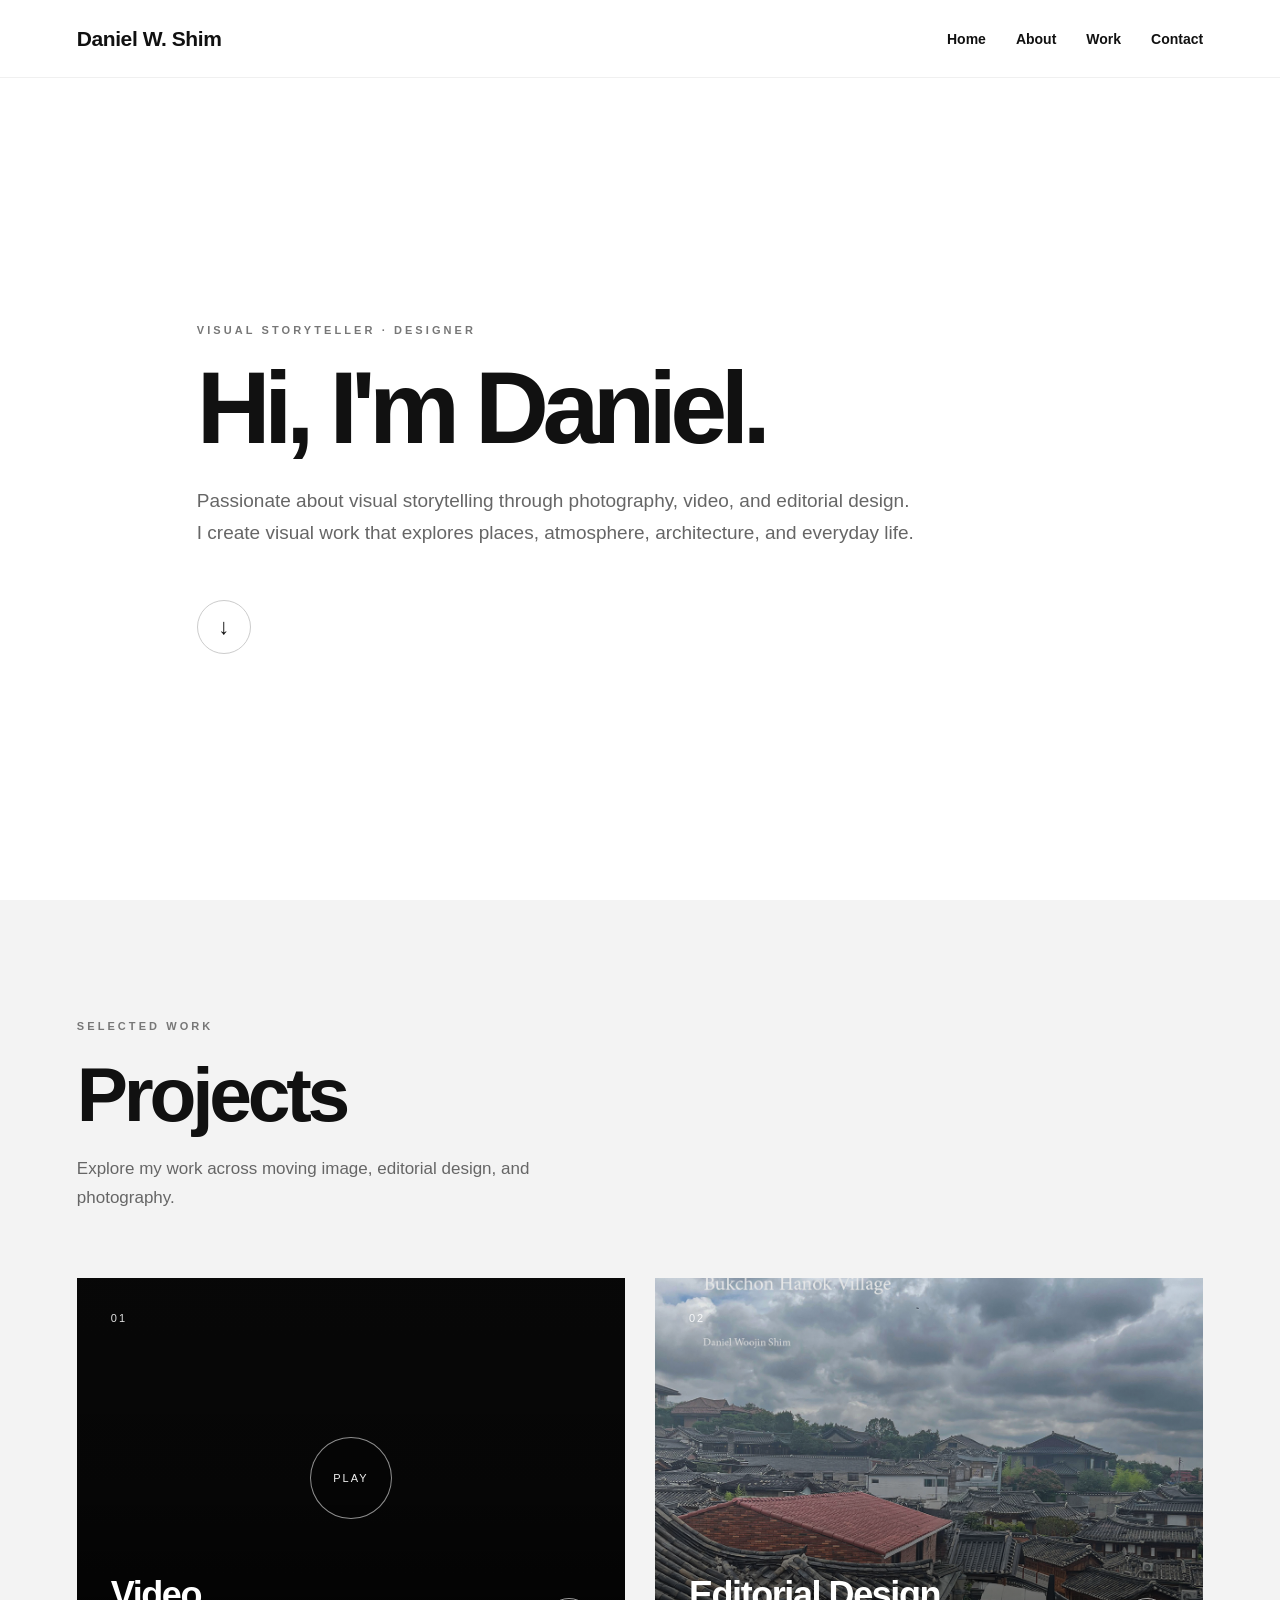
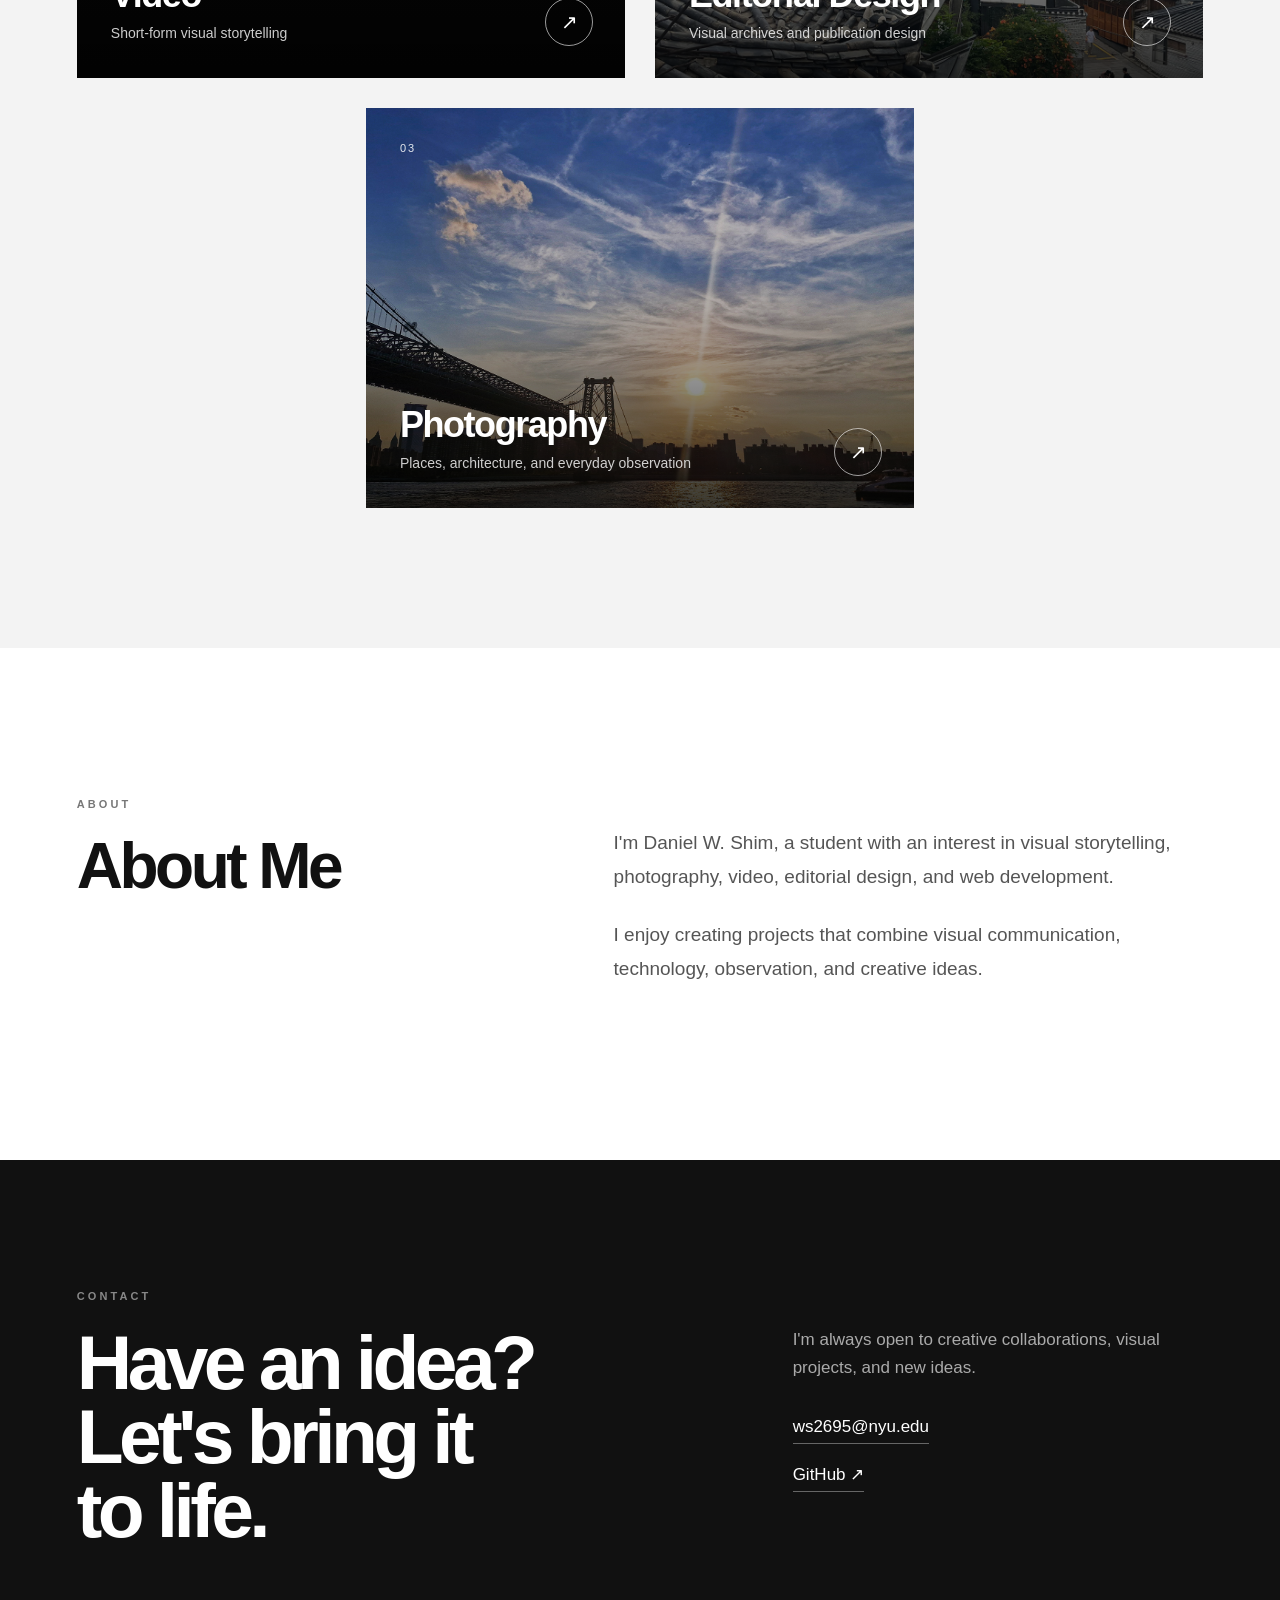
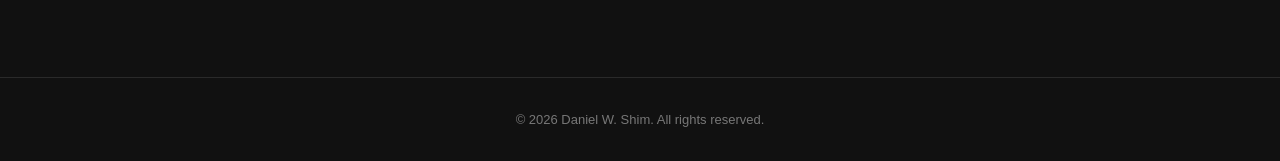
<file: index.html>
<!DOCTYPE html>
<html lang="en">

<head>
  <meta charset="UTF-8">

  <meta name="viewport"
        content="width=device-width, initial-scale=1.0">

  <title>Daniel W. Shim | Portfolio</title>

  <link rel="stylesheet"
        href="style.css">
</head>


<body class="home-page">


<header class="site-header">

  <a class="site-logo"
     href="index.html">
    Daniel W. Shim
  </a>


  <nav class="site-nav">

    <a href="#home">
      Home
    </a>

    <a href="#about">
      About
    </a>

    <a href="#work">
      Work
    </a>

    <a href="#contact">
      Contact
    </a>

  </nav>

</header>



<main>


  <!-- ==================================================
       HERO
  =================================================== -->

  <section id="home"
           class="home-hero">

    <div class="home-hero-inner">

      <p class="eyebrow">
        VISUAL STORYTELLER · DESIGNER
      </p>


      <h1>
        Hi, I'm Daniel.
      </h1>


      <p class="hero-description">

        Passionate about visual storytelling through photography,
        video, and editorial design. I create visual work that
        explores places, atmosphere, architecture, and everyday life.

      </p>


      <a href="#work"
         class="scroll-button"
         aria-label="Scroll to selected work">
        ↓
      </a>

    </div>

  </section>



  <!-- ==================================================
       PROJECTS
  =================================================== -->

  <section id="work"
           class="work-section">


    <div class="section-intro">

      <p class="eyebrow">
        SELECTED WORK
      </p>


      <h2>
        Projects
      </h2>


      <p>
        Explore my work across moving image,
        editorial design, and photography.
      </p>

    </div>



    <div class="project-grid">


      <!-- ==================================================
           VIDEO
      =================================================== -->

      <a href="video.html"
         class="project-card project-card-video">


        <!--
            NYC WINTER SEASON VIDEO
            This Vimeo player acts as the Video card thumbnail.
        -->

        <div class="project-media project-video-media">

          <iframe
                  src="https://player.vimeo.com/video/1210731721?background=1&amp;autoplay=1&amp;loop=1&amp;muted=1&amp;controls=0&amp;title=0&amp;byline=0&amp;portrait=0&amp;badge=0"
                  title="NYC Winter Season video preview"
                  frameborder="0"
                  allow="autoplay; fullscreen; picture-in-picture"
                  tabindex="-1">
          </iframe>

        </div>


        <div class="project-overlay">

                    <span class="project-number">
                        01
                    </span>


          <span class="project-play">
                        PLAY
                    </span>


          <div class="project-text">

            <h3>
              Video
            </h3>

            <p>
              Short-form visual storytelling
            </p>

          </div>


          <span class="project-arrow">
                        ↗
                    </span>

        </div>

      </a>



      <!-- ==================================================
           EDITORIAL DESIGN
      =================================================== -->

      <a href="editorial.html"
         class="project-card">

        <div class="project-media">

          <img
                  src="images/bukchon-editorial/bukchon 1st image.jpg"
                  alt="Bukchon editorial design project">

        </div>


        <div class="project-overlay">

                    <span class="project-number">
                        02
                    </span>


          <div class="project-text">

            <h3>
              Editorial Design
            </h3>

            <p>
              Visual archives and publication design
            </p>

          </div>


          <span class="project-arrow">
                        ↗
                    </span>

        </div>

      </a>



      <!-- ==================================================
           PHOTOGRAPHY
      =================================================== -->

      <a href="photography.html"
         class="project-card project-photography">

        <div class="project-media">

          <img
                  src="images/photography/01 북촌 첫번째.JPG"
                  alt="Photography projects">

        </div>


        <div class="project-overlay">

                    <span class="project-number">
                        03
                    </span>


          <div class="project-text">

            <h3>
              Photography
            </h3>

            <p>
              Places, architecture, and everyday observation
            </p>

          </div>


          <span class="project-arrow">
                        ↗
                    </span>

        </div>

      </a>


    </div>

  </section>



  <!-- ==================================================
       ABOUT
  =================================================== -->

  <section id="about"
           class="about-section">


    <div class="about-heading">

      <p class="eyebrow">
        ABOUT
      </p>


      <h2>
        About Me
      </h2>

    </div>



    <div class="about-copy">

      <p>
        I'm Daniel W. Shim, a student with an interest in visual
        storytelling, photography, video, editorial design,
        and web development.
      </p>


      <p>
        I enjoy creating projects that combine visual communication,
        technology, observation, and creative ideas.
      </p>

    </div>

  </section>



  <!-- ==================================================
       CONTACT
  =================================================== -->

  <section id="contact"
           class="contact-section">


    <div class="contact-heading">

      <p class="eyebrow light">
        CONTACT
      </p>


      <h2>
        Have an idea?<br>
        Let's bring it<br>
        to life.
      </h2>

    </div>



    <div class="contact-info">

      <p>
        I'm always open to creative collaborations,
        visual projects, and new ideas.
      </p>


      <a href="mailto:ws2695@nyu.edu">
        ws2695@nyu.edu
      </a>


      <a href="#"
         class="github-link">
        GitHub ↗
      </a>

    </div>

  </section>


</main>



<footer class="site-footer">

  <p>
    © 2026 Daniel W. Shim. All rights reserved.
  </p>

</footer>


<script src="https://player.vimeo.com/api/player.js"></script>


</body>
</html>
</file>
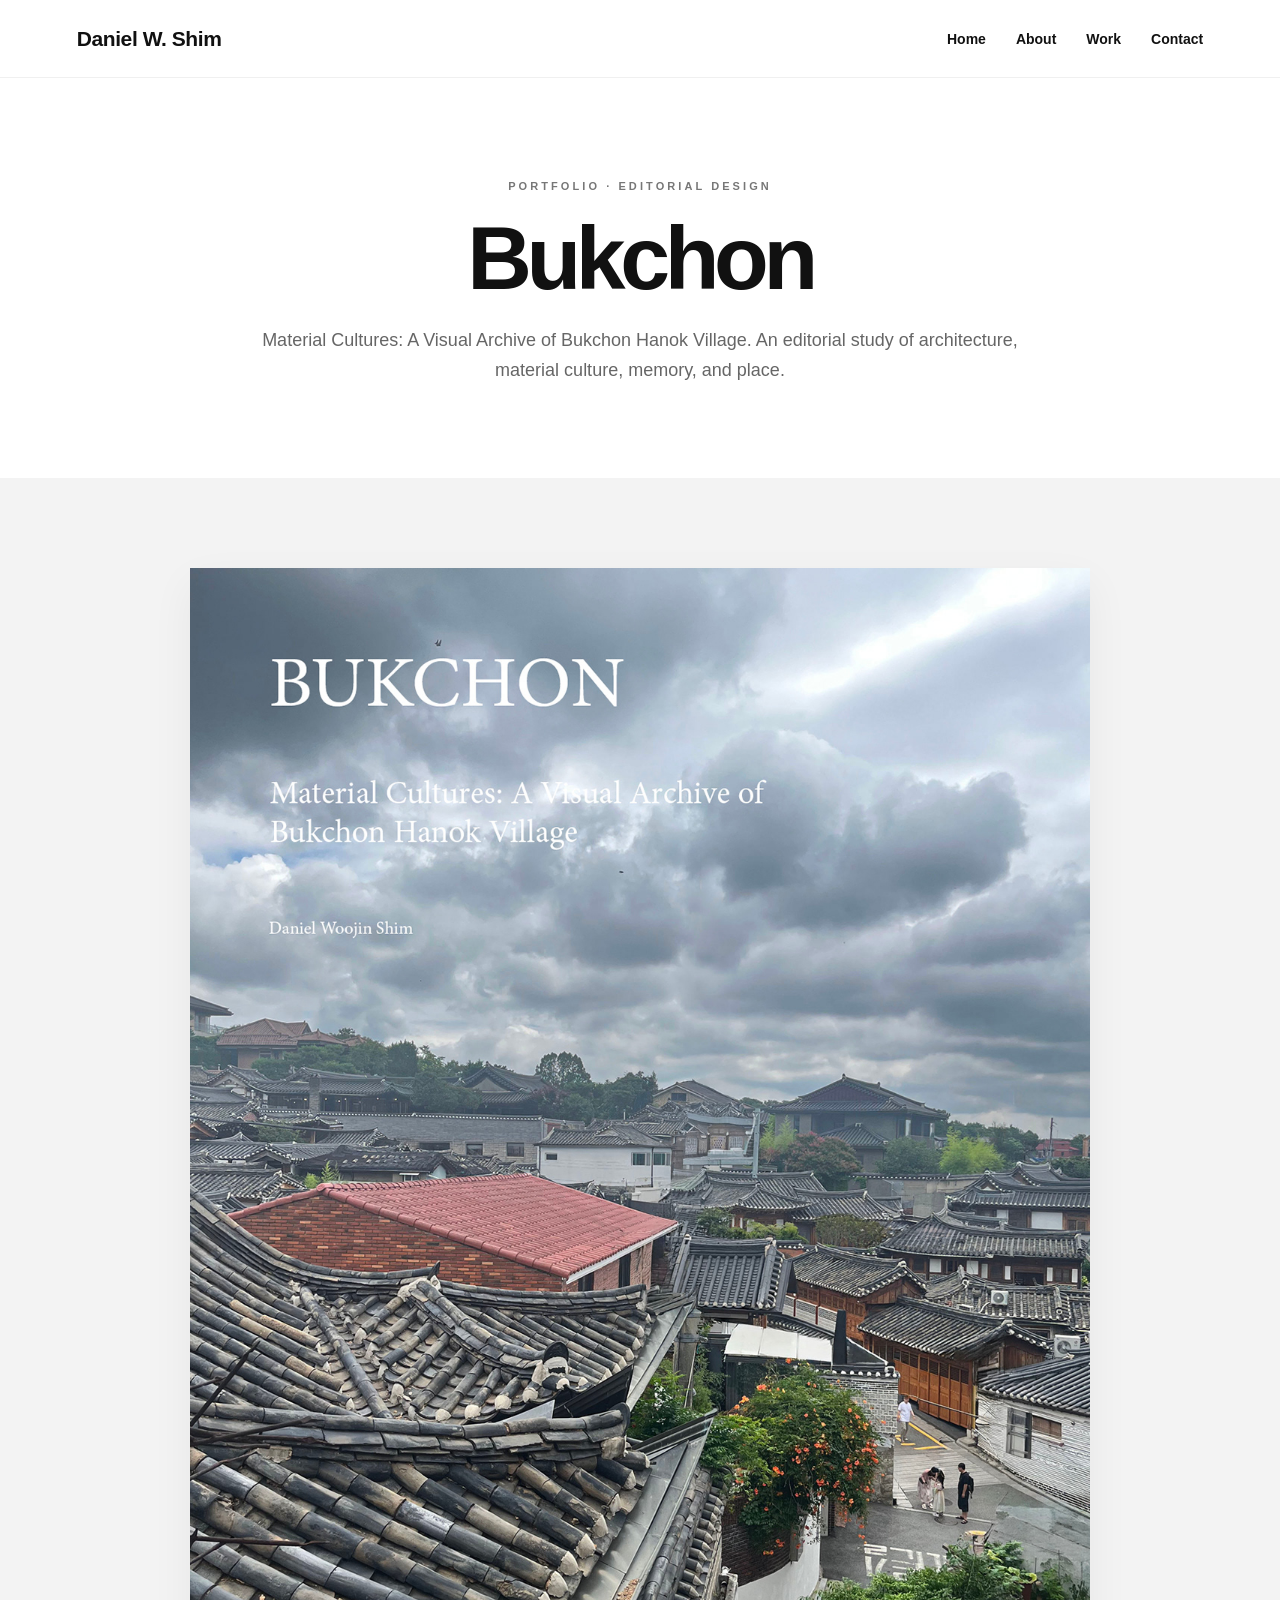
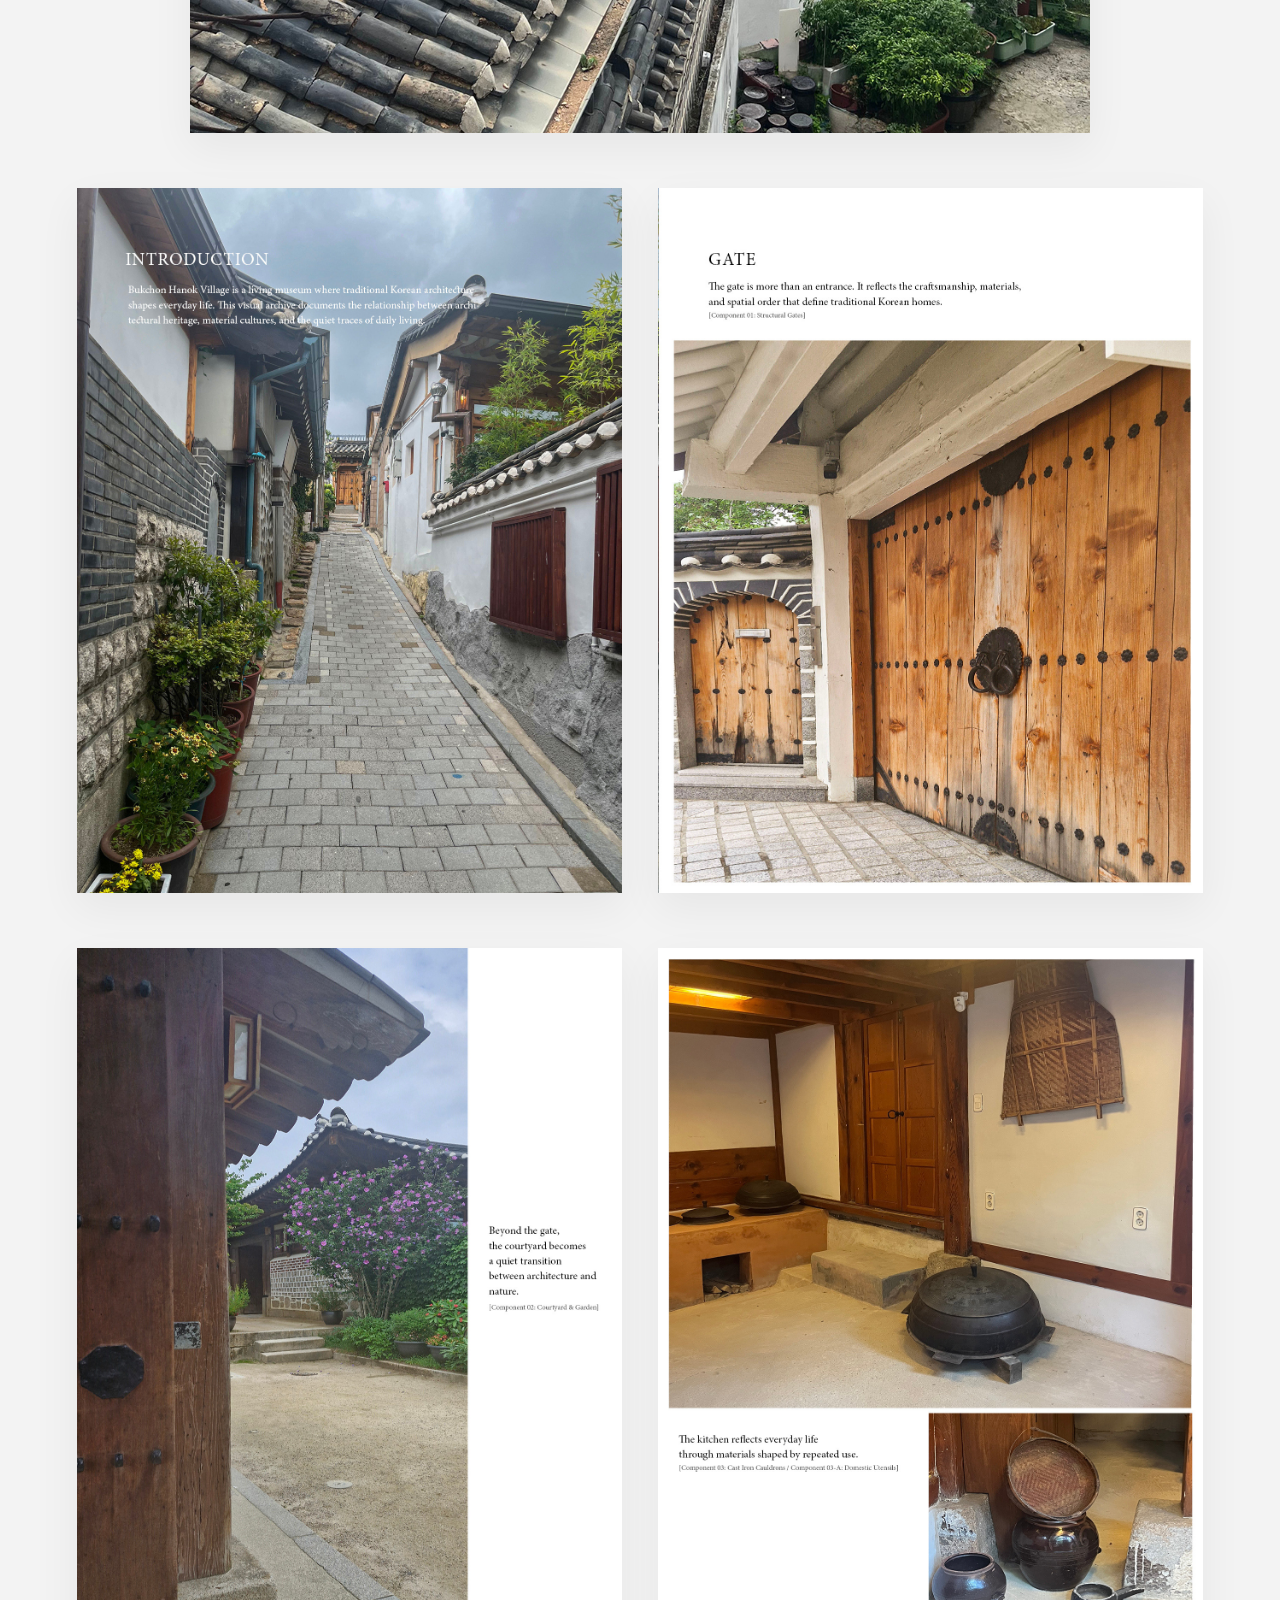
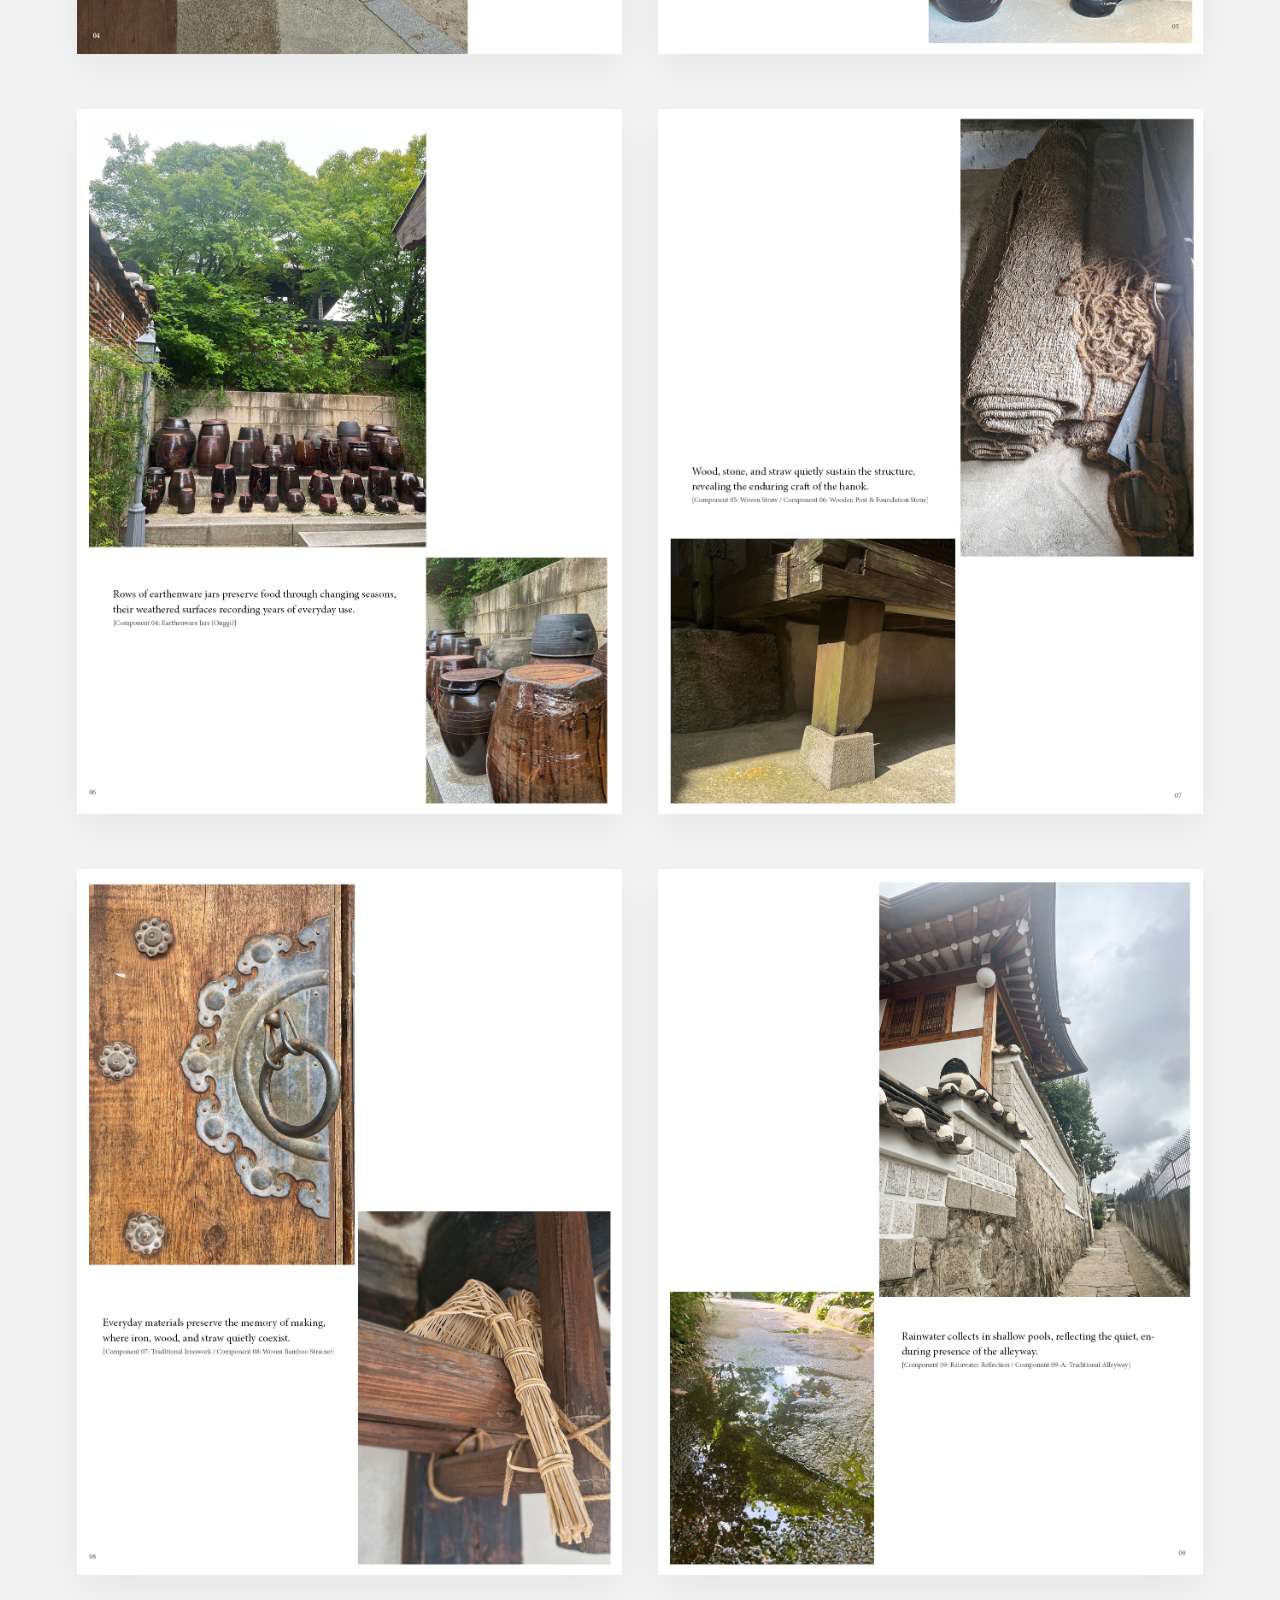
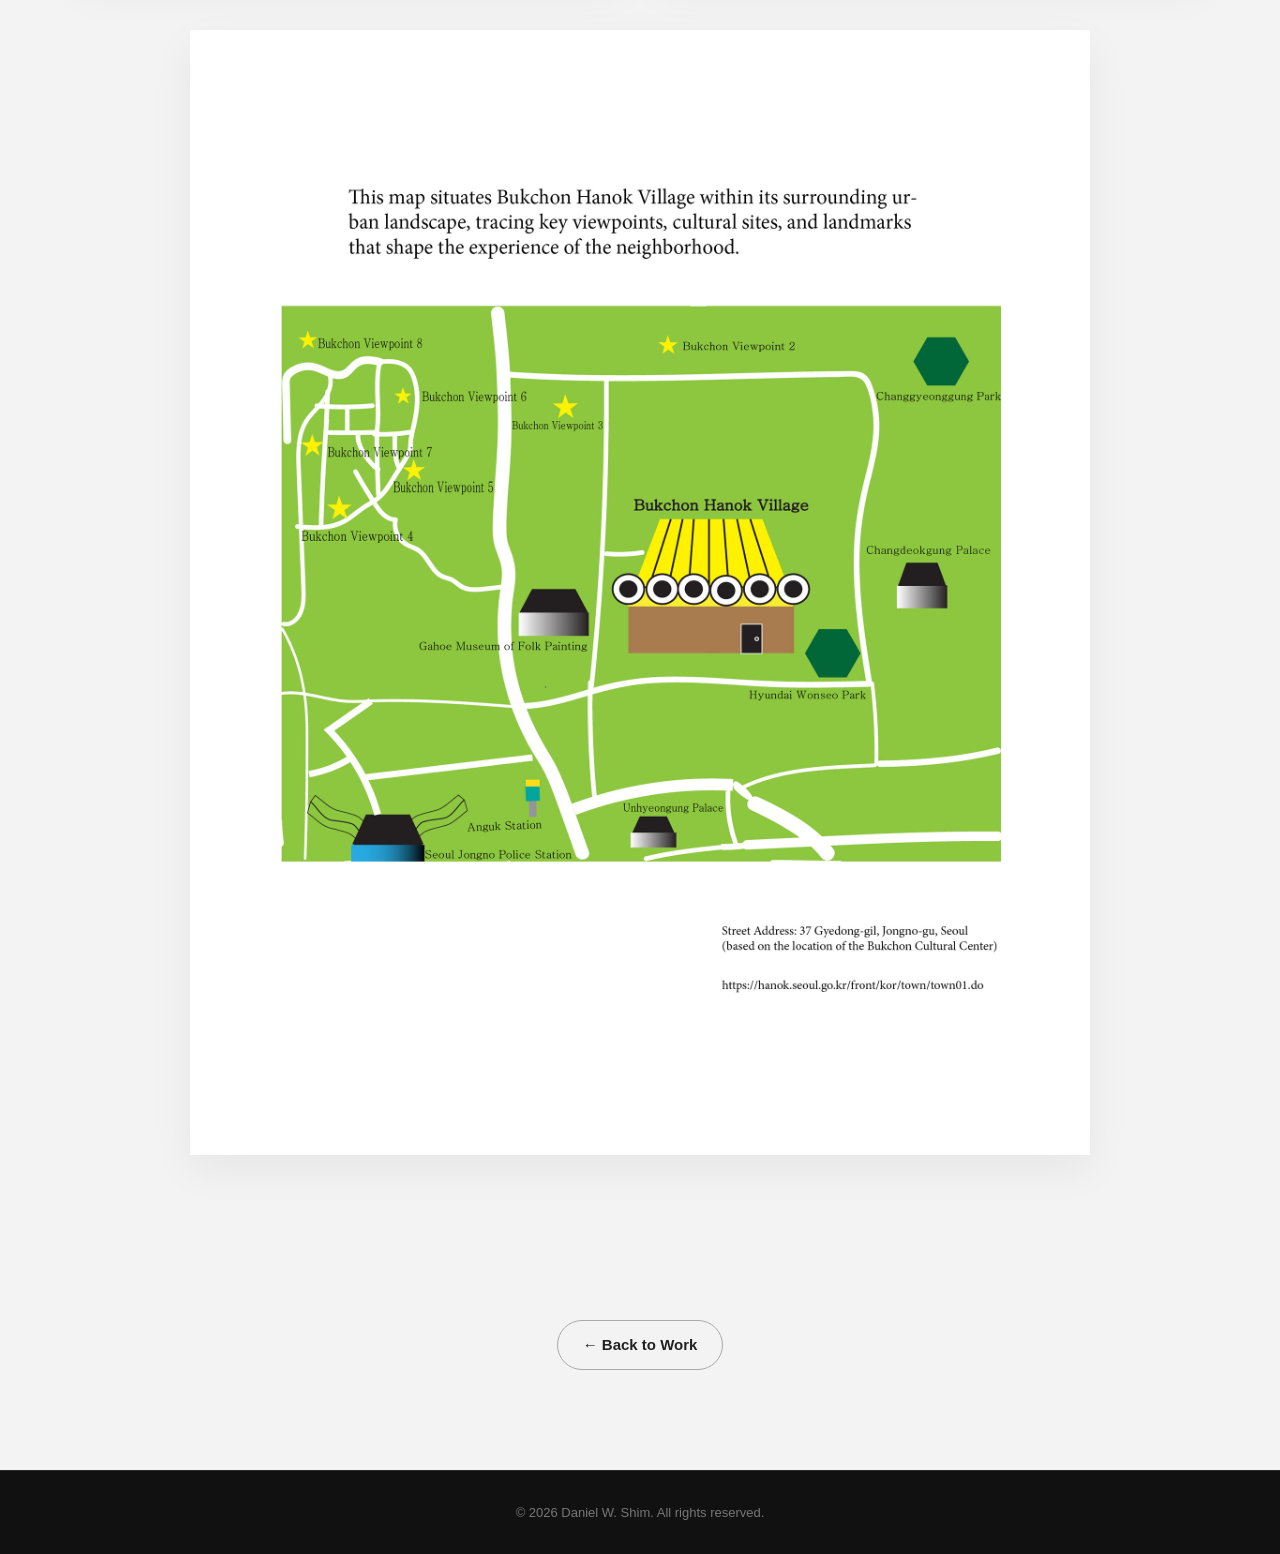
<file: editorial.html>
<!DOCTYPE html>
<html lang="en">

<head>
    <meta charset="UTF-8">

    <meta name="viewport"
          content="width=device-width, initial-scale=1.0">

    <title>Bukchon Editorial Design | Daniel W. Shim</title>

    <link rel="stylesheet"
          href="style.css">
</head>


<body class="editorial-page">


<header class="site-header">

    <a class="site-logo"
       href="index.html">
        Daniel W. Shim
    </a>


    <nav class="site-nav">

        <a href="index.html#home">
            Home
        </a>

        <a href="index.html#about">
            About
        </a>

        <a href="index.html#work">
            Work
        </a>

        <a href="index.html#contact">
            Contact
        </a>

    </nav>

</header>



<main>


    <section class="portfolio-hero">

        <p class="eyebrow">
            PORTFOLIO · EDITORIAL DESIGN
        </p>


        <h1>
            Bukchon
        </h1>


        <p>
            Material Cultures: A Visual Archive of Bukchon Hanok Village.
            An editorial study of architecture, material culture,
            memory, and place.
        </p>

    </section>



    <section class="editorial-gallery">


        <!-- COVER -->

        <figure class="editorial-full">

            <img
                    src="images/bukchon-editorial/bukchon 1st image.jpg"
                    alt="Bukchon Material Cultures editorial cover">

        </figure>



        <!-- ROW 1 -->

        <div class="editorial-spread">

            <figure>

                <img
                        src="images/bukchon-editorial/bukchon 2nd image.jpg"
                        alt="Bukchon editorial page 2">

            </figure>


            <figure>

                <img
                        src="images/bukchon-editorial/bukchon 3rd image.jpg"
                        alt="Bukchon editorial page 3">

            </figure>

        </div>



        <!-- ROW 2 -->

        <div class="editorial-spread">

            <figure>

                <img
                        src="images/bukchon-editorial/bukchon 4th image.jpg"
                        alt="Bukchon editorial page 4">

            </figure>


            <figure>

                <img
                        src="images/bukchon-editorial/bukchon 5th image.jpg"
                        alt="Bukchon editorial page 5">

            </figure>

        </div>



        <!-- ROW 3 -->

        <div class="editorial-spread">

            <figure>

                <img
                        src="images/bukchon-editorial/bukchon 6th image.jpg"
                        alt="Bukchon editorial page 6">

            </figure>


            <figure>

                <img
                        src="images/bukchon-editorial/bukchon 7th image.jpg"
                        alt="Bukchon editorial page 7">

            </figure>

        </div>



        <!-- ROW 4 -->

        <div class="editorial-spread">

            <figure>

                <img
                        src="images/bukchon-editorial/bukchon 8th image.jpg"
                        alt="Bukchon editorial page 8">

            </figure>


            <figure>

                <img
                        src="images/bukchon-editorial/bukchon 9th image.jpg"
                        alt="Bukchon editorial page 9">

            </figure>

        </div>



        <!-- MAP -->

        <figure class="editorial-full">

            <img
                    src="images/bukchon-editorial/bukchon 10th image.jpg"
                    alt="Bukchon editorial map">

        </figure>


    </section>



    <section class="back-to-work">

        <a href="index.html#work">
            ← Back to Work
        </a>

    </section>


</main>



<footer class="site-footer">

    <p>
        © 2026 Daniel W. Shim. All rights reserved.
    </p>

</footer>


</body>
</html>
</file>
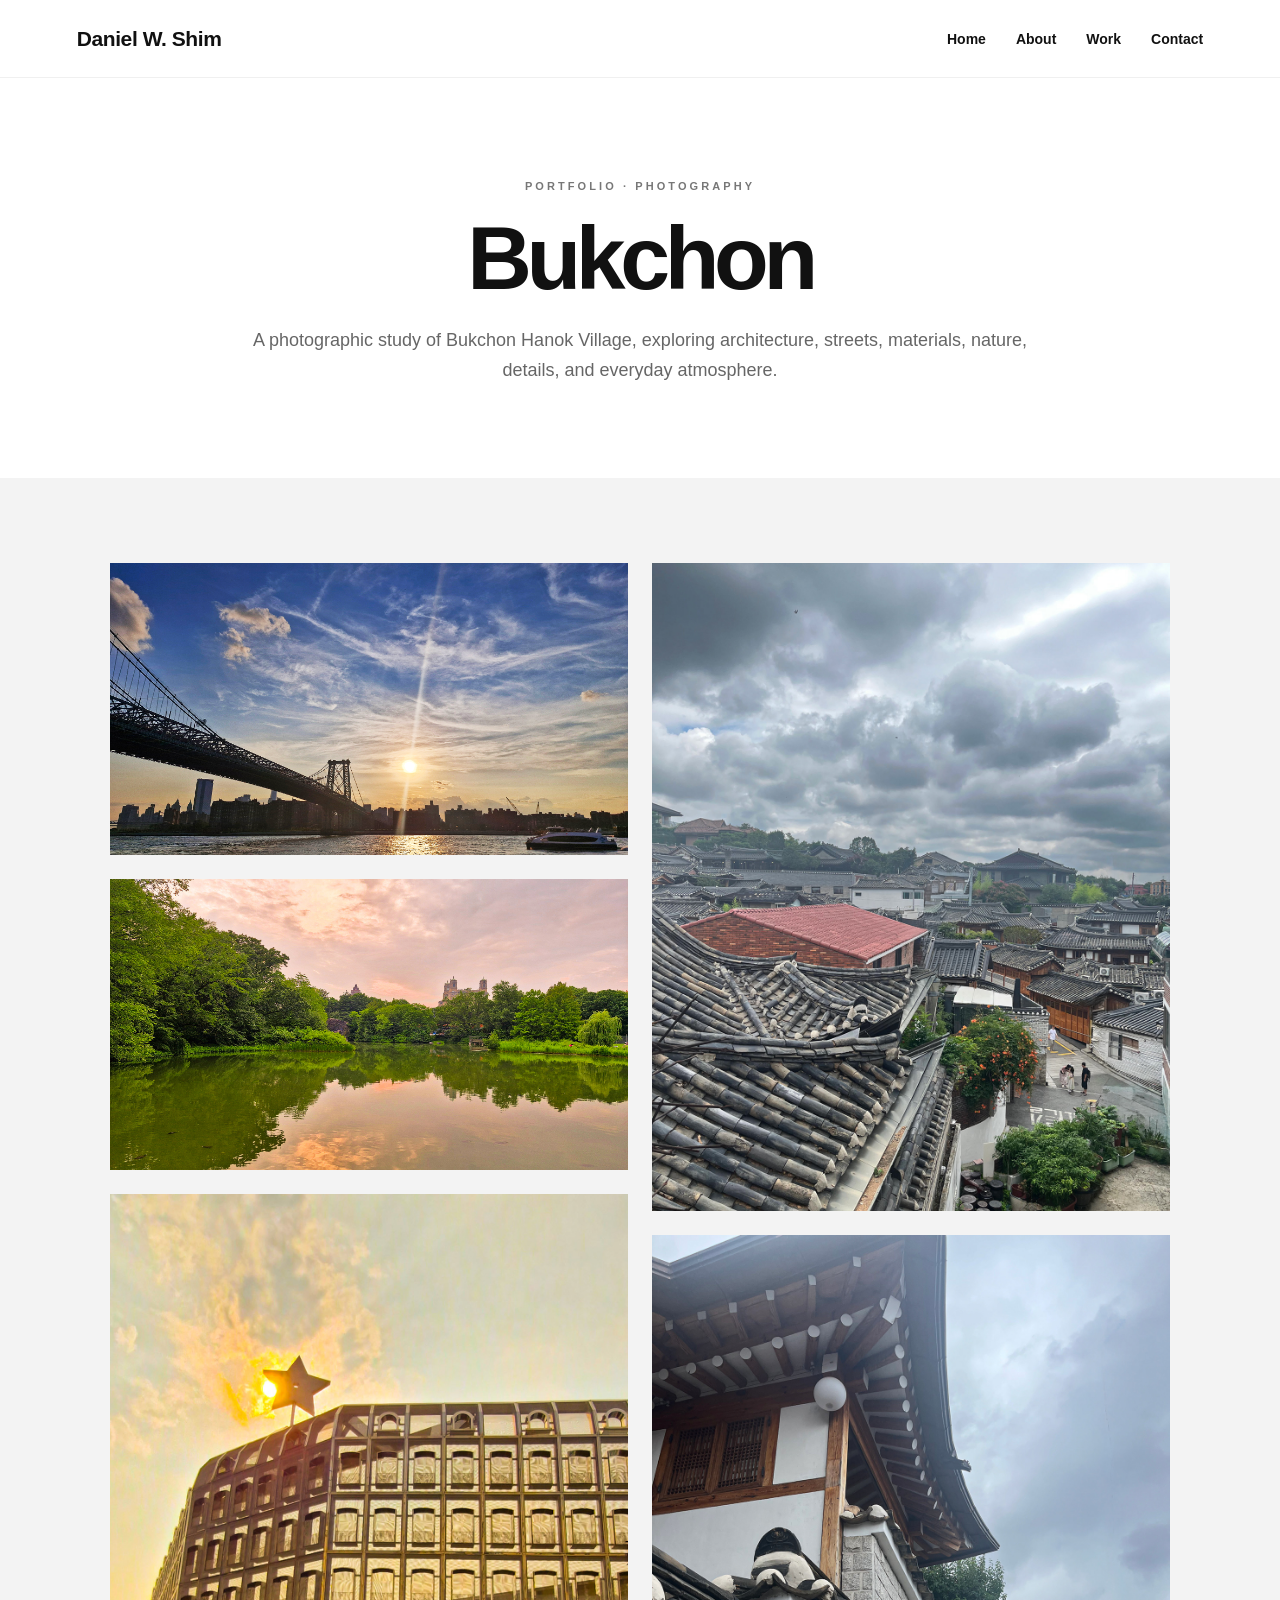
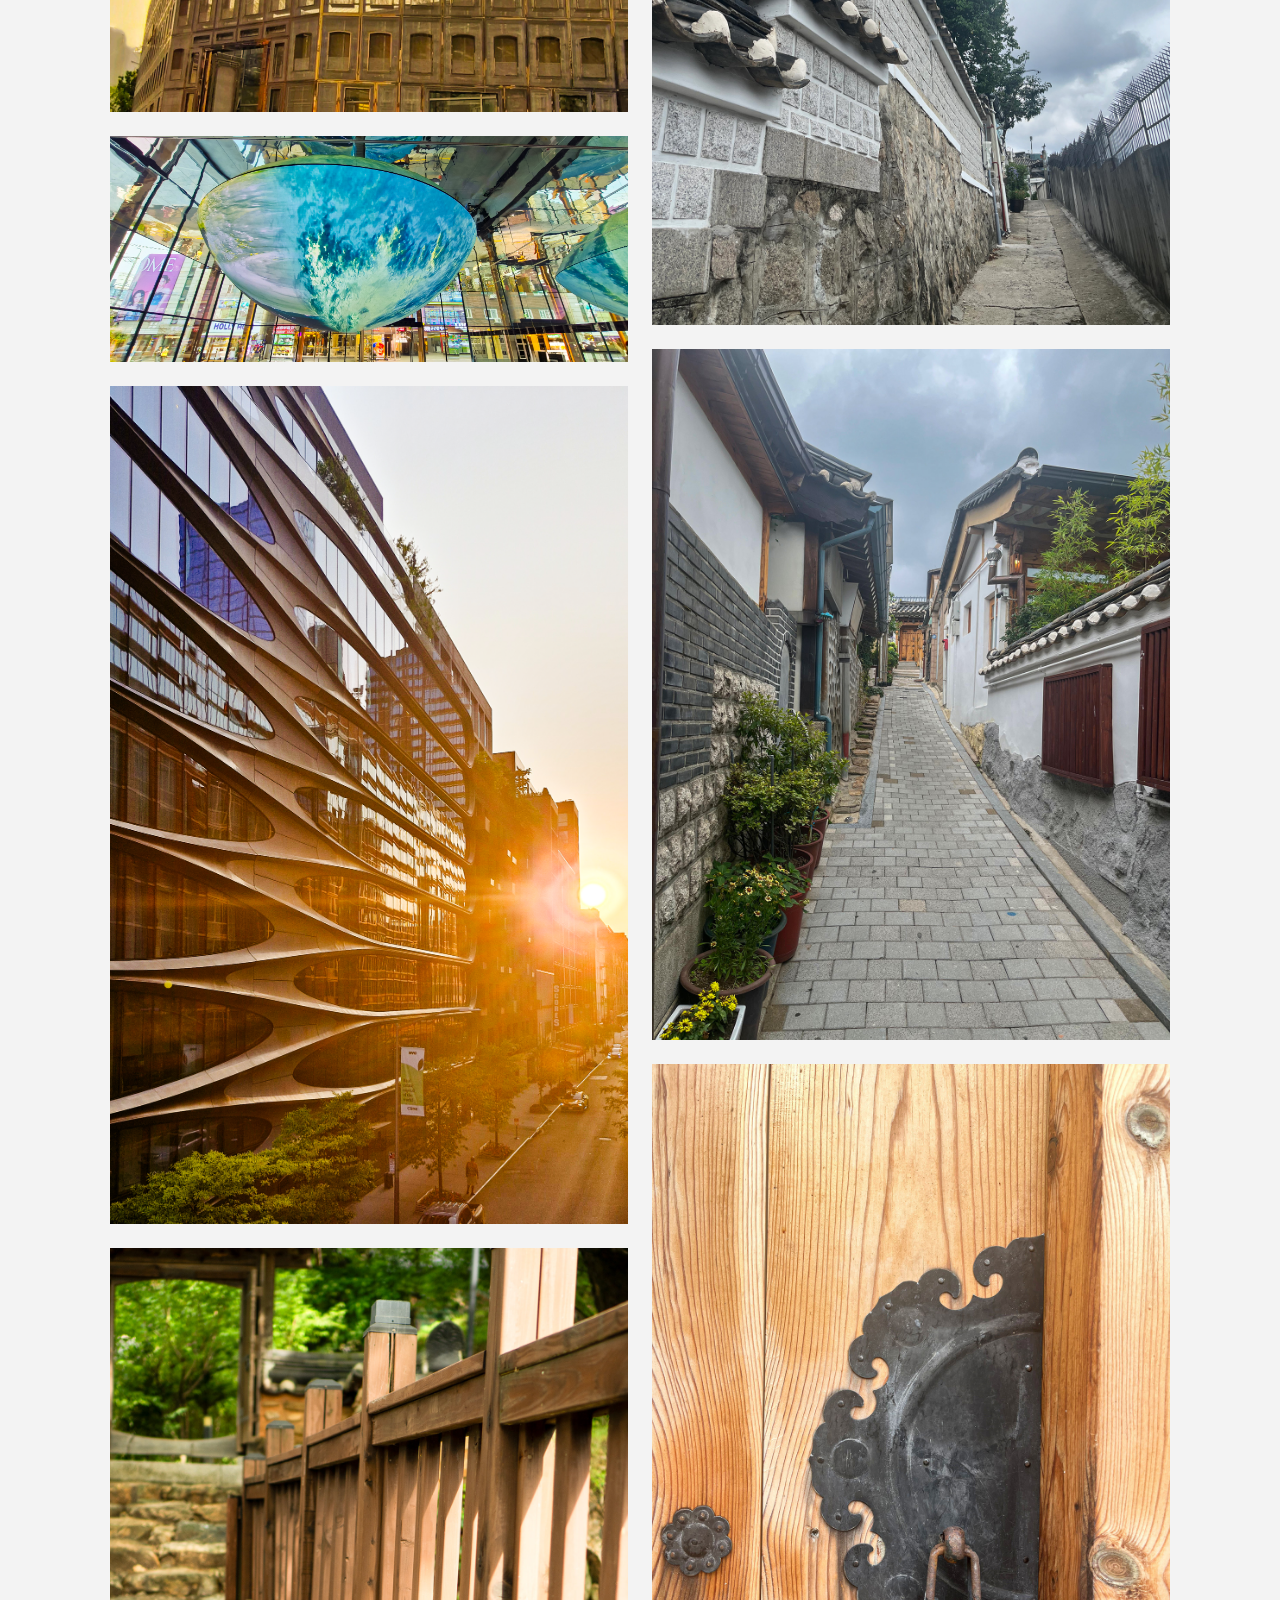
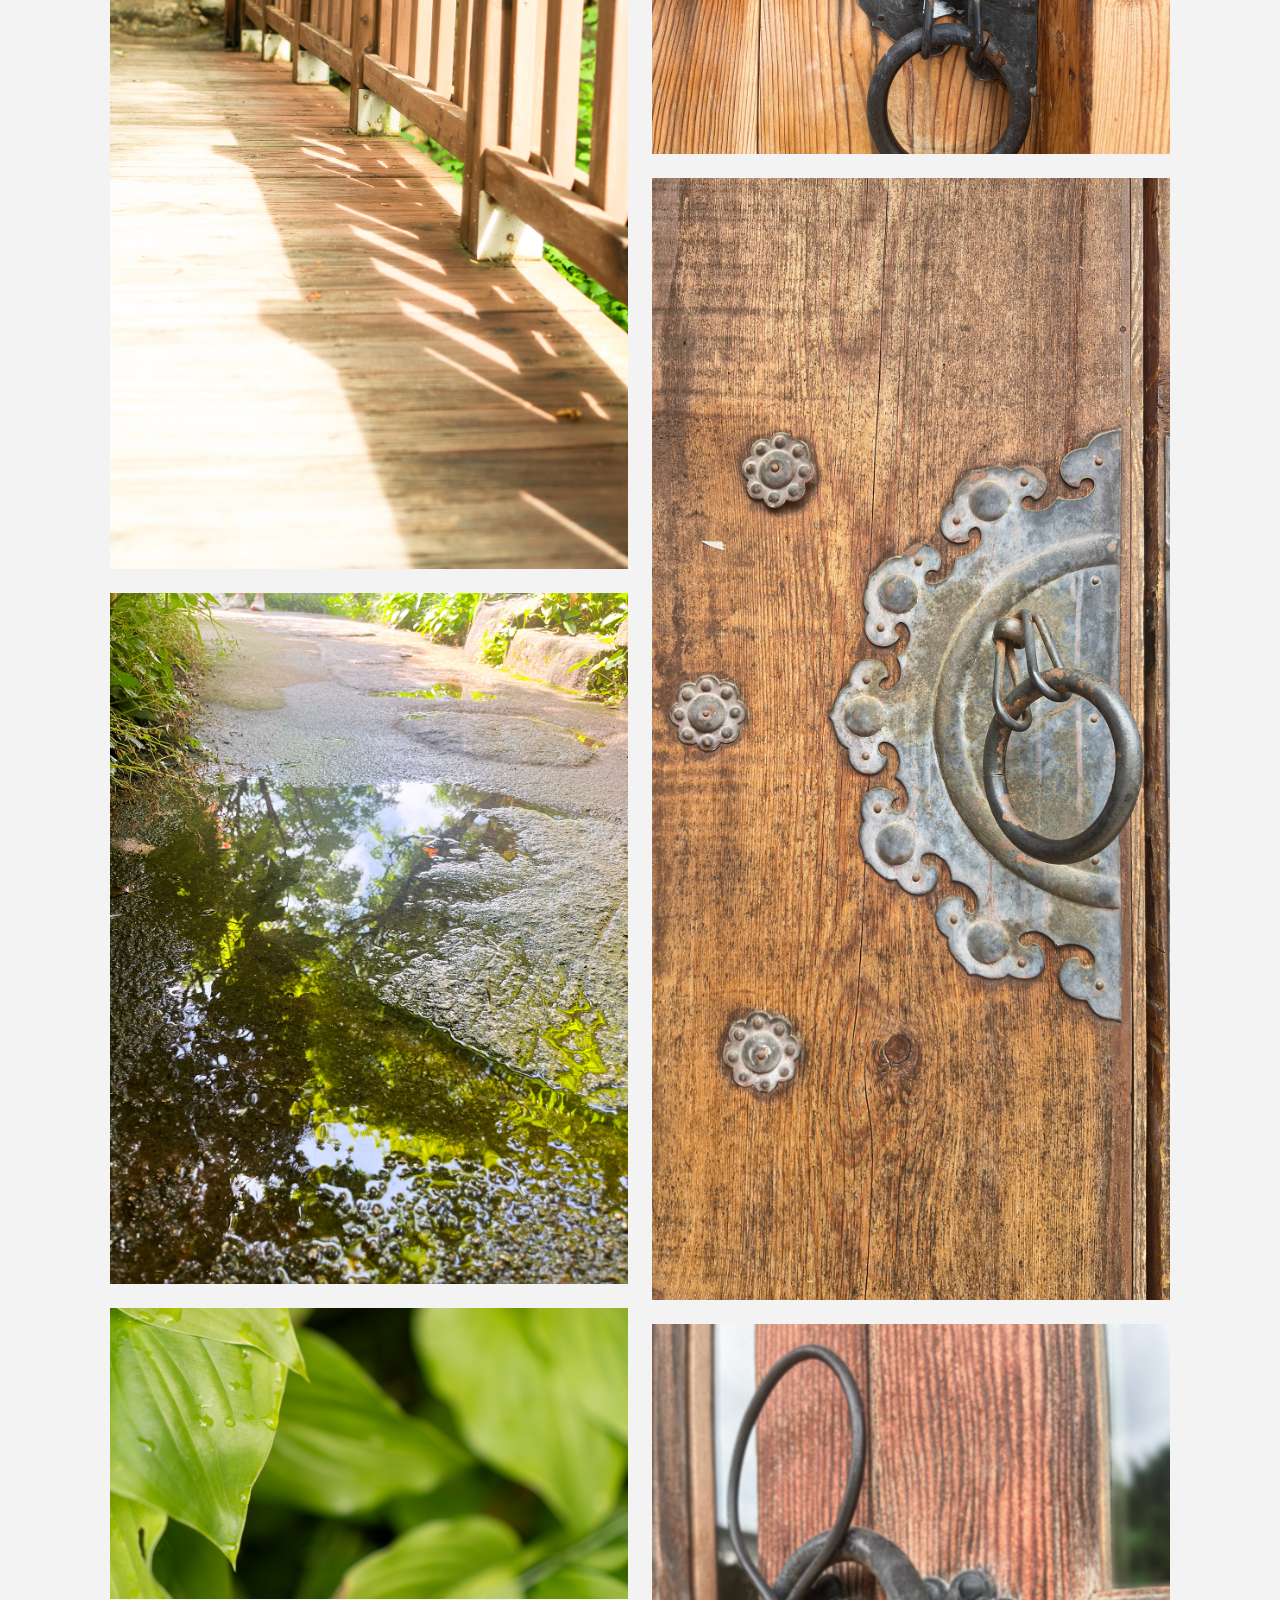
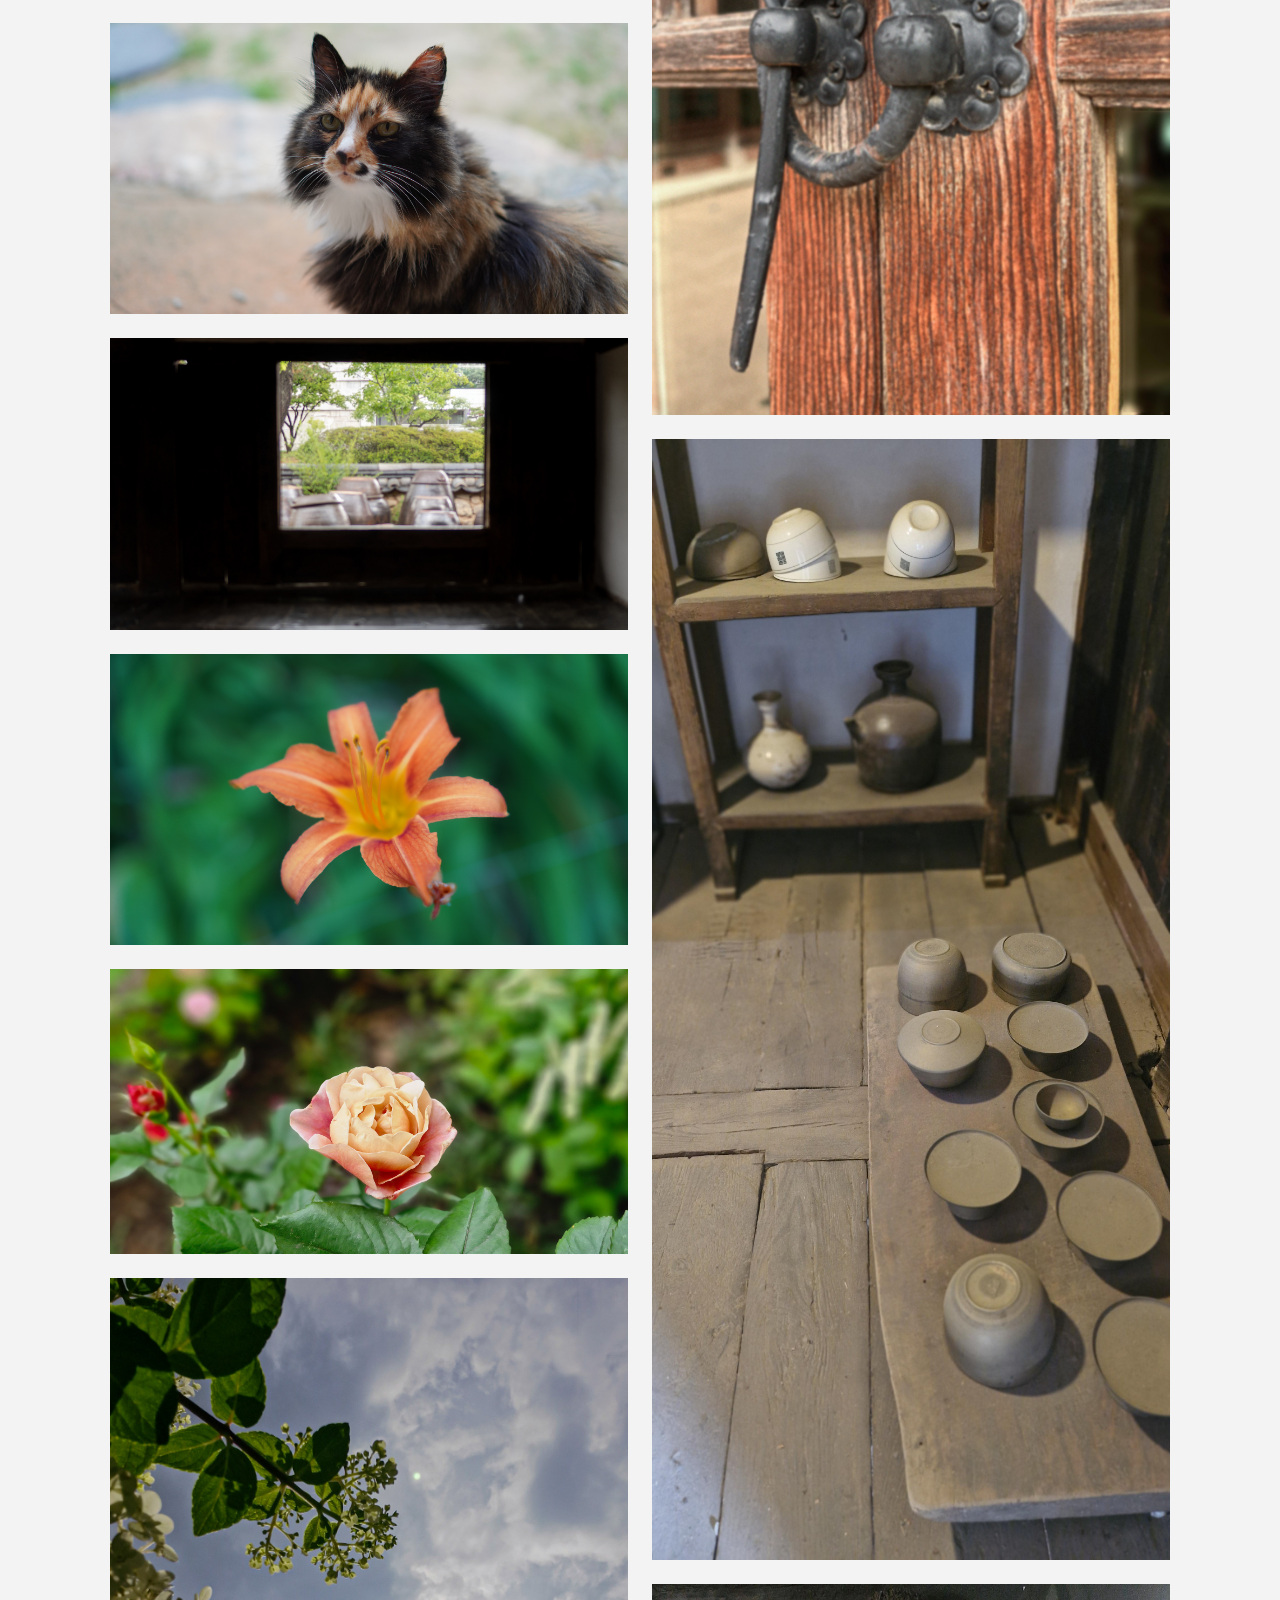
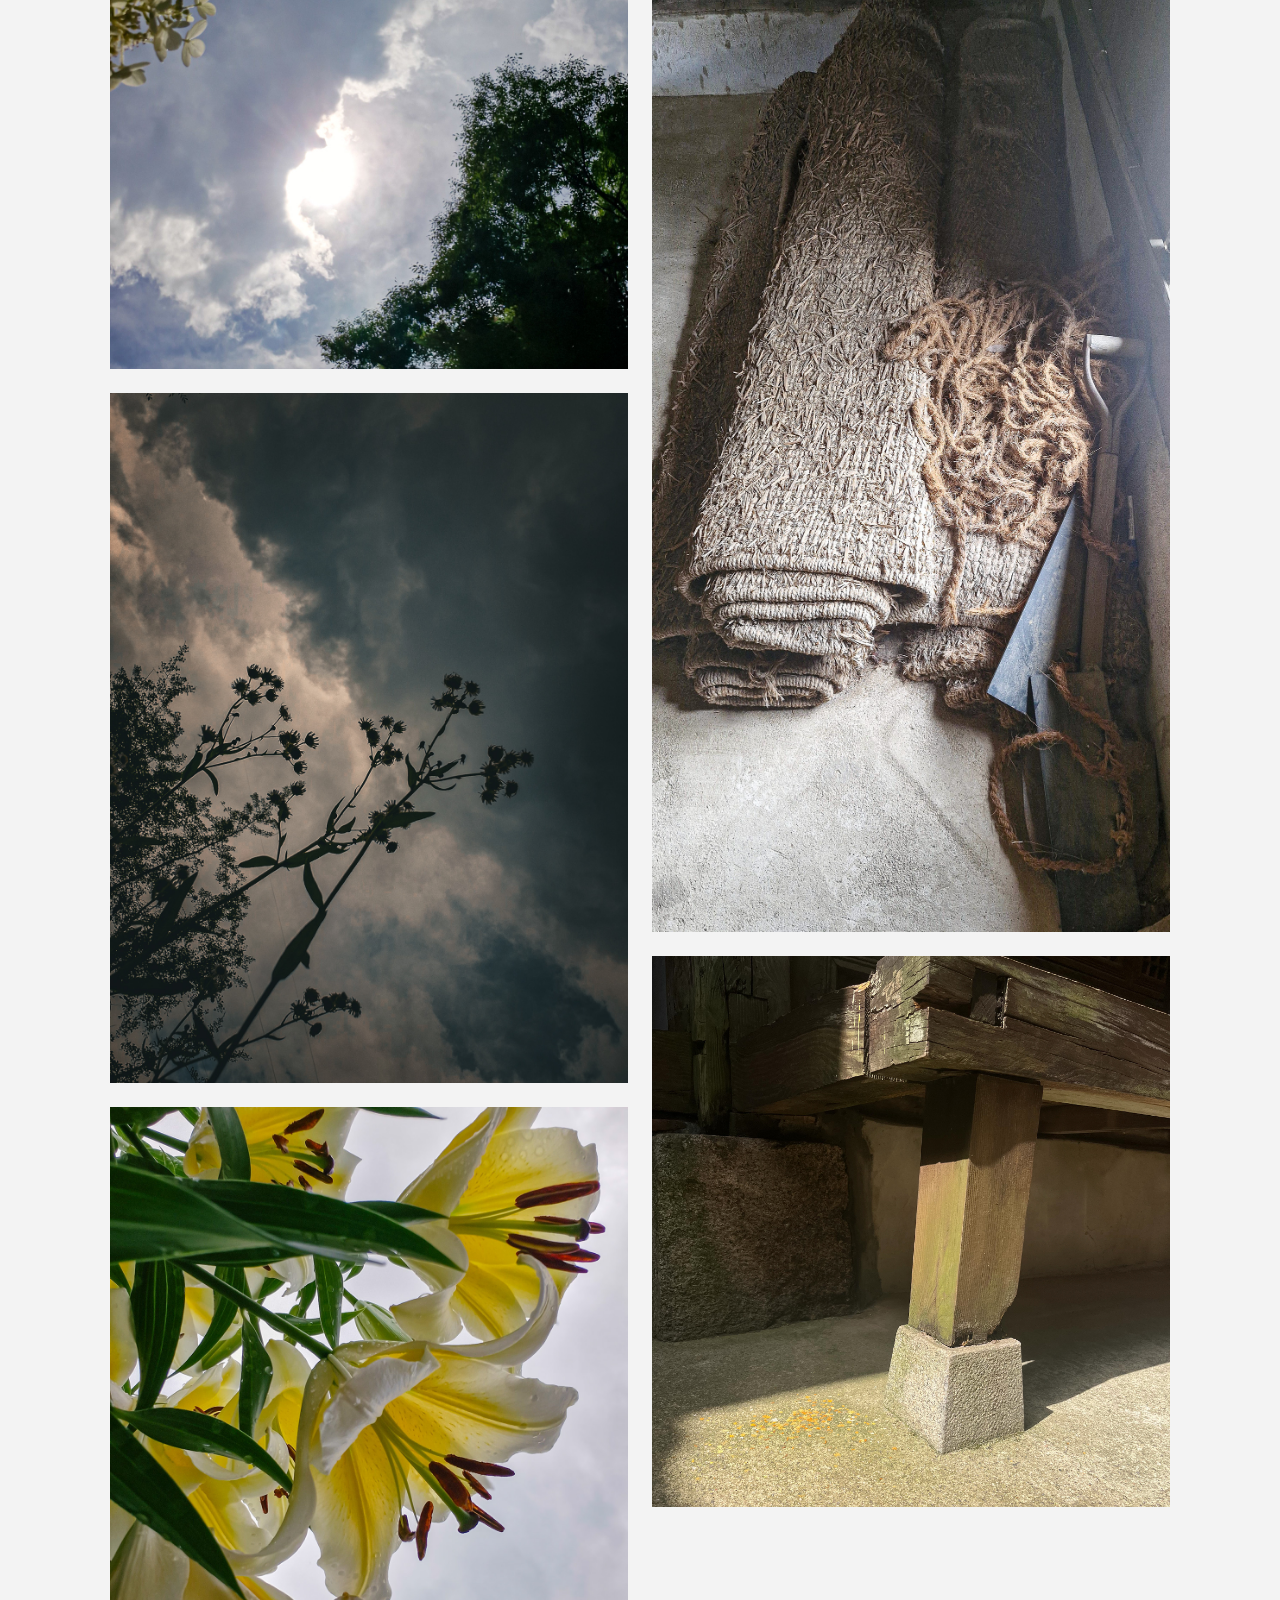
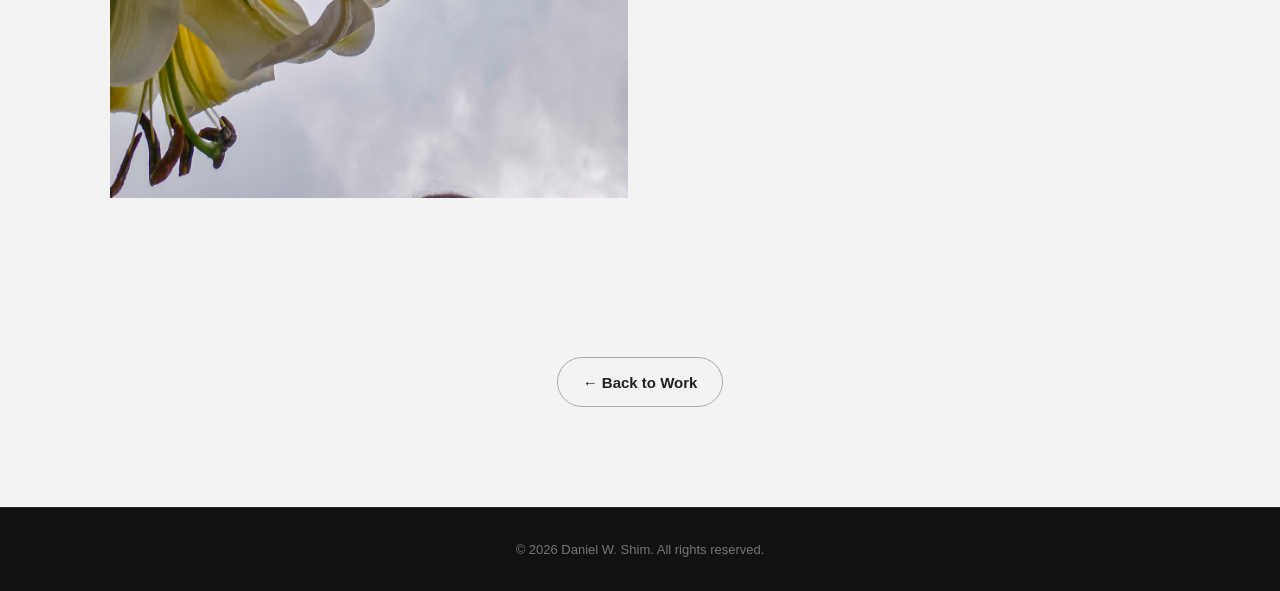
<file: photography.html>
<!DOCTYPE html>
<html lang="en">

<head>
  <meta charset="UTF-8">

  <meta name="viewport"
        content="width=device-width, initial-scale=1.0">

  <title>Photography | Daniel W. Shim</title>

  <link rel="stylesheet"
        href="style.css">
</head>


<body class="photography-page">


<header class="site-header">

  <a class="site-logo"
     href="index.html">
    Daniel W. Shim
  </a>


  <nav class="site-nav">

    <a href="index.html#home">
      Home
    </a>

    <a href="index.html#about">
      About
    </a>

    <a href="index.html#work">
      Work
    </a>

    <a href="index.html#contact">
      Contact
    </a>

  </nav>

</header>



<main>


  <section class="portfolio-hero">

    <p class="eyebrow">
      PORTFOLIO · PHOTOGRAPHY
    </p>


    <h1>
      Bukchon
    </h1>


    <p>
      A photographic study of Bukchon Hanok Village,
      exploring architecture, streets, materials,
      nature, details, and everyday atmosphere.
    </p>

  </section>



  <section class="photography-gallery">


    <figure>
      <img src="images/photography/01 북촌 첫번째.JPG"
           alt="Bukchon photography 1">
    </figure>


    <figure>
      <img src="images/photography/02 북촌 두번째.JPG"
           alt="Bukchon photography 2">
    </figure>


    <figure>
      <img src="images/photography/03 북촌 세번째.JPG"
           alt="Bukchon photography 3">
    </figure>


    <figure>
      <img src="images/photography/04 북촌 네번째.JPG"
           alt="Bukchon photography 4">
    </figure>


    <figure>
      <img src="images/photography/05 북촌 다섯번째.JPG"
           alt="Bukchon photography 5">
    </figure>


    <figure>
      <img src="images/photography/06 북촌 여섯번째.JPG"
           alt="Bukchon photography 6">
    </figure>


    <figure>
      <img src="images/photography/07 북촌 일곱번째.JPG"
           alt="Bukchon photography 7">
    </figure>


    <figure>
      <img src="images/photography/08 북촌 여덟번째.JPG"
           alt="Bukchon photography 8">
    </figure>


    <figure>
      <img src="images/photography/09 북촌 아홉번째.JPG"
           alt="Bukchon photography 9">
    </figure>


    <figure>
      <img src="images/photography/10 북촌 열번째.JPG"
           alt="Bukchon photography 10">
    </figure>


    <figure>
      <img src="images/photography/11 북촌 열한번째.JPG"
           alt="Bukchon photography 11">
    </figure>


    <figure>
      <img src="images/photography/12 북촌 열두번째.JPG"
           alt="Bukchon photography 12">
    </figure>


    <figure>
      <img src="images/photography/13 북촌 열세번째.JPG"
           alt="Bukchon photography 13">
    </figure>


    <figure>
      <img src="images/photography/14 북촌 열네번째.JPG"
           alt="Bukchon photography 14">
    </figure>


    <figure>
      <img src="images/photography/15 북촌 열다섯번째.JPG"
           alt="Bukchon photography 15">
    </figure>


    <figure>
      <img src="images/photography/16 북촌 열여섯번째.JPG"
           alt="Bukchon photography 16">
    </figure>


    <figure>
      <img src="images/photography/17 북촌 열일곱번째.JPG"
           alt="Bukchon photography 17">
    </figure>


    <figure>
      <img src="images/photography/18 북촌 열여덟번째.JPG"
           alt="Bukchon photography 18">
    </figure>


    <figure>
      <img src="images/photography/19 북촌 열아홉번째.JPG"
           alt="Bukchon photography 19">
    </figure>


    <figure>
      <img src="images/photography/20 북촌 스무번째.JPG"
           alt="Bukchon photography 20">
    </figure>


    <figure>
      <img src="images/photography/21 북촌 스물한번째.JPG"
           alt="Bukchon photography 21">
    </figure>


    <figure>
      <img src="images/photography/22 북촌 스물두번째.JPG"
           alt="Bukchon photography 22">
    </figure>


    <figure>
      <img src="images/photography/23 북촌 스물세번째.JPG"
           alt="Bukchon photography 23">
    </figure>


    <figure>
      <img src="images/photography/24 북촌 스물네번째.JPG"
           alt="Bukchon photography 24">
    </figure>


  </section>



  <section class="back-to-work">

    <a href="index.html#work">
      ← Back to Work
    </a>

  </section>


</main>



<footer class="site-footer">

  <p>
    © 2026 Daniel W. Shim. All rights reserved.
  </p>

</footer>


</body>
</html>
</file>
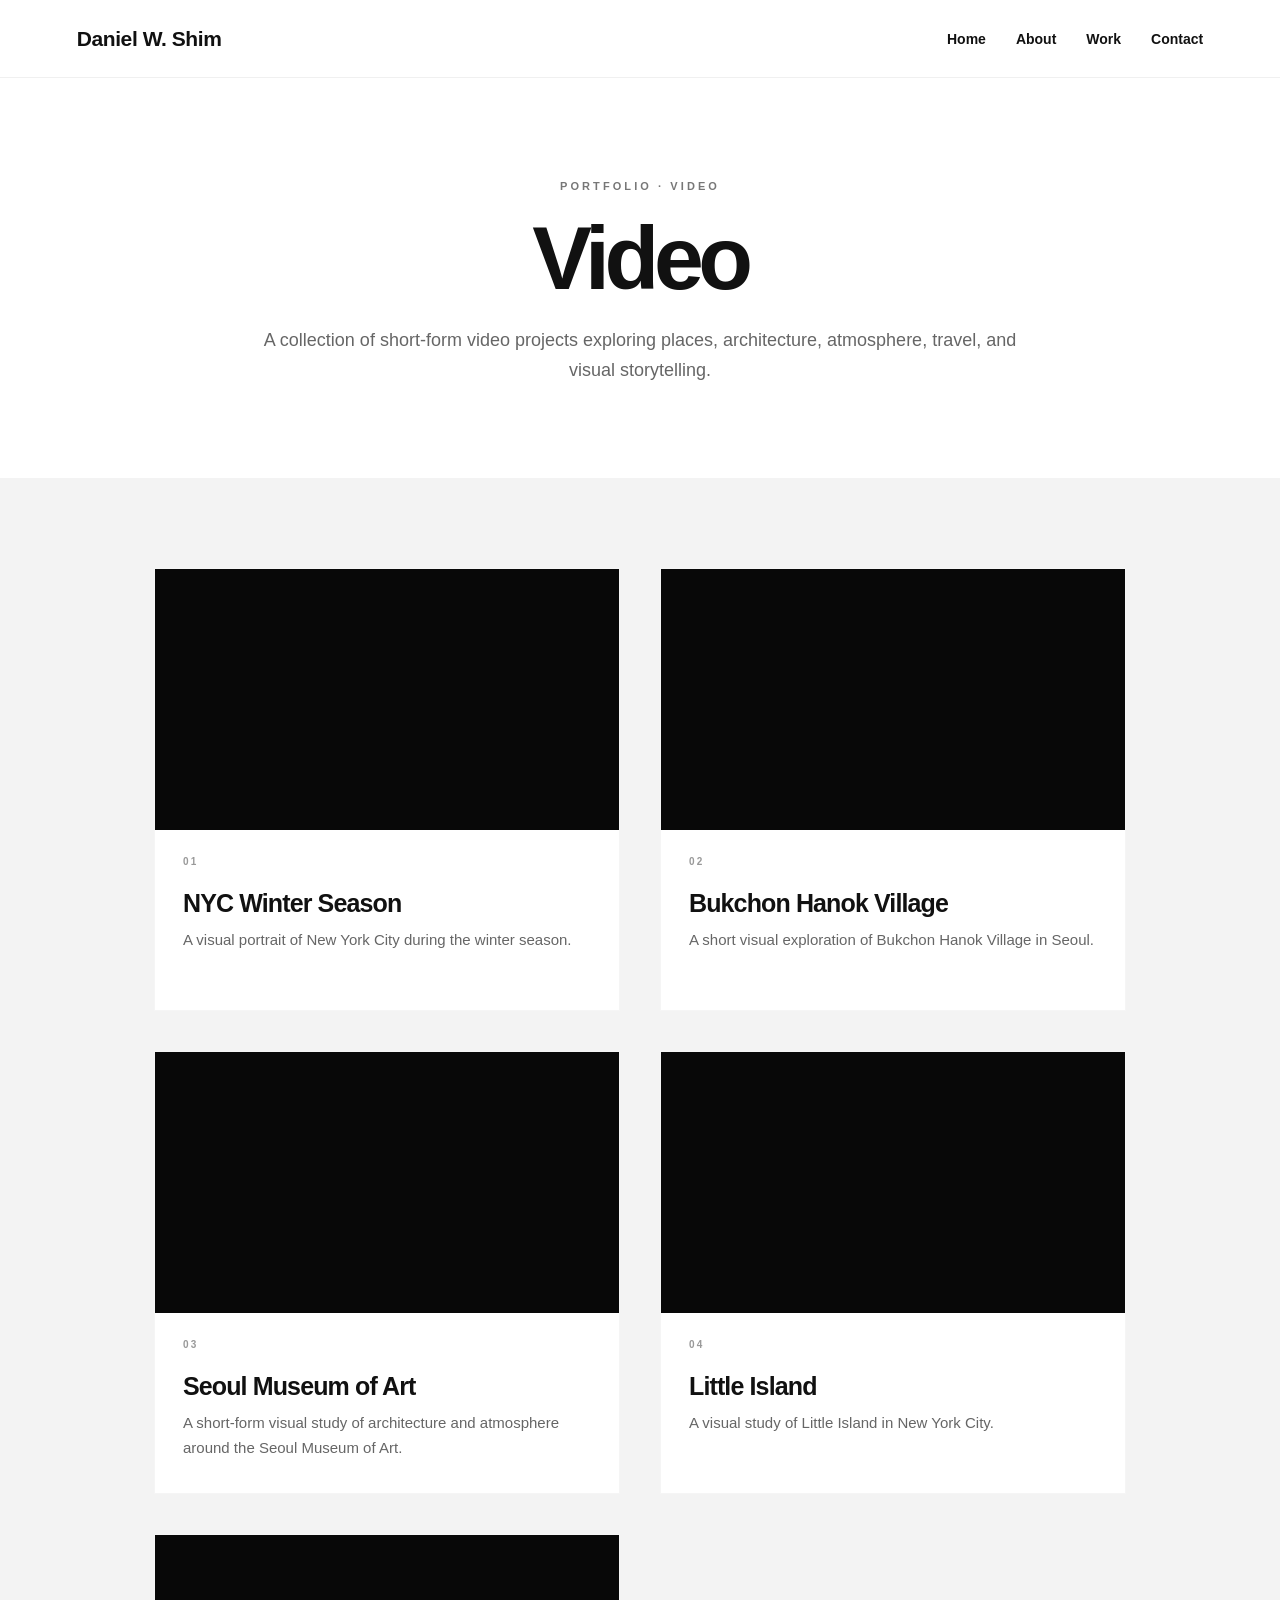
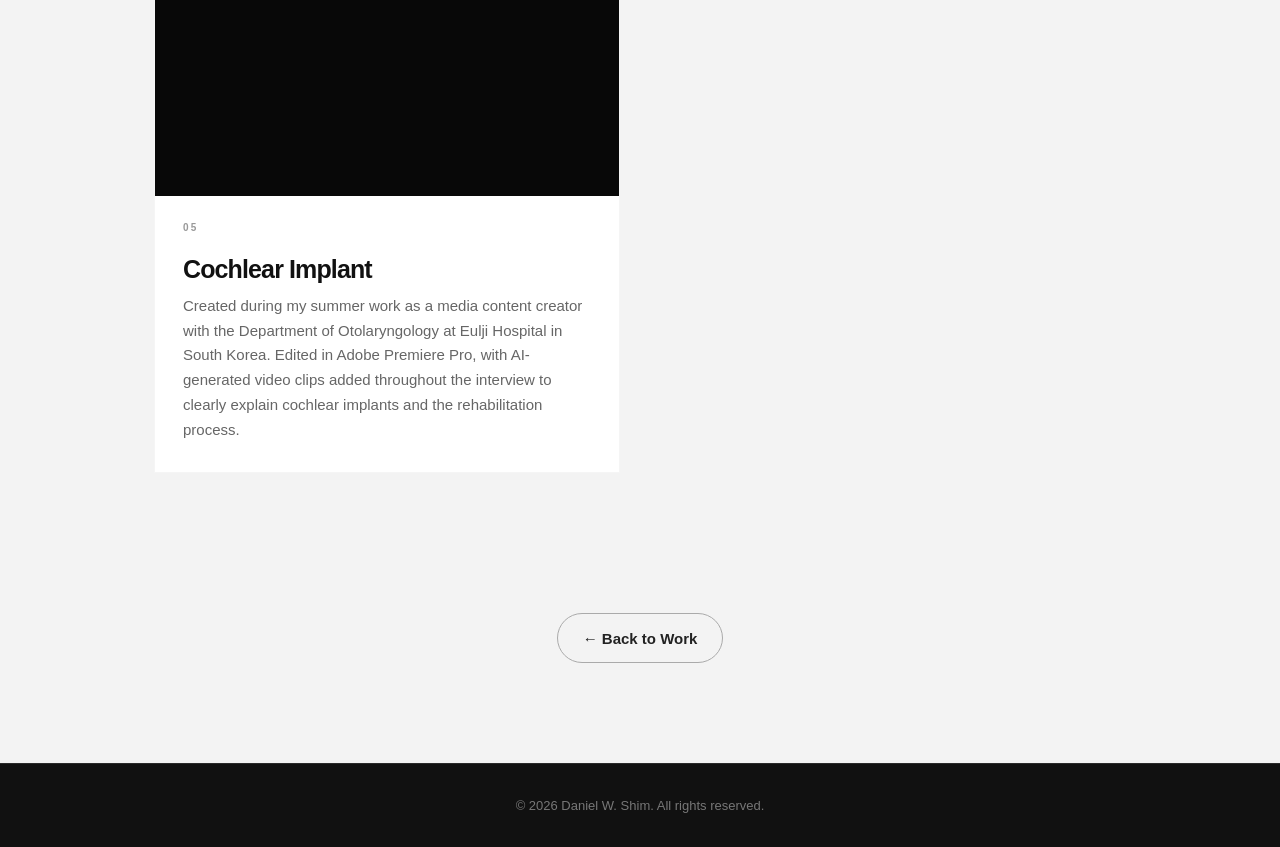
<file: video.html>
<!DOCTYPE html>
<html lang="en">

<head>
  <meta charset="UTF-8">

  <meta name="viewport"
        content="width=device-width, initial-scale=1.0">

  <title>Video | Daniel W. Shim</title>

  <link rel="stylesheet"
        href="style.css">
</head>


<body class="video-page">


<header class="site-header">

  <a class="site-logo"
     href="index.html">
    Daniel W. Shim
  </a>


  <nav class="site-nav">

    <a href="index.html#home">
      Home
    </a>

    <a href="index.html#about">
      About
    </a>

    <a href="index.html#work">
      Work
    </a>

    <a href="index.html#contact">
      Contact
    </a>

  </nav>

</header>



<main>


  <section class="portfolio-hero">

    <p class="eyebrow">
      PORTFOLIO · VIDEO
    </p>


    <h1>
      Video
    </h1>


    <p>
      A collection of short-form video projects exploring places,
      architecture, atmosphere, travel, and visual storytelling.
    </p>

  </section>



  <section class="video-projects">


    <!-- ==================================================
         VIDEO 01
    =================================================== -->

    <article class="video-project">


      <div class="video-frame">

        <iframe
                src="https://player.vimeo.com/video/1210731721?badge=0&amp;autopause=0&amp;player_id=0&amp;app_id=58479"
                title="NYC Winter Season"
                allow="autoplay; fullscreen; picture-in-picture; clipboard-write; encrypted-media; web-share"
                referrerpolicy="strict-origin-when-cross-origin"
                allowfullscreen>
        </iframe>

      </div>


      <div class="video-info">

        <span class="video-number">
          01
        </span>


        <h2>
          NYC Winter Season
        </h2>


        <p>
          A visual portrait of New York City during the winter season.
        </p>

      </div>

    </article>



    <!-- ==================================================
         VIDEO 02
    =================================================== -->

    <article class="video-project">


      <div class="video-frame">

        <iframe
                src="https://player.vimeo.com/video/1210795973?badge=0&amp;autopause=0&amp;player_id=0&amp;app_id=58479"
                title="Bukchon Hanok Village"
                allow="autoplay; fullscreen; picture-in-picture; clipboard-write; encrypted-media; web-share"
                referrerpolicy="strict-origin-when-cross-origin"
                allowfullscreen>
        </iframe>

      </div>


      <div class="video-info">

        <span class="video-number">
          02
        </span>


        <h2>
          Bukchon Hanok Village
        </h2>


        <p>
          A short visual exploration of Bukchon Hanok Village in Seoul.
        </p>

      </div>

    </article>



    <!-- ==================================================
         VIDEO 03
    =================================================== -->

    <article class="video-project">


      <div class="video-frame">

        <iframe
                src="https://player.vimeo.com/video/1210828182?badge=0&amp;autopause=0&amp;player_id=0&amp;app_id=58479"
                title="Seoul Museum of Art"
                allow="autoplay; fullscreen; picture-in-picture; clipboard-write; encrypted-media; web-share"
                referrerpolicy="strict-origin-when-cross-origin"
                allowfullscreen>
        </iframe>

      </div>


      <div class="video-info">

        <span class="video-number">
          03
        </span>


        <h2>
          Seoul Museum of Art
        </h2>


        <p>
          A short-form visual study of architecture and atmosphere
          around the Seoul Museum of Art.
        </p>

      </div>

    </article>



    <!-- ==================================================
         VIDEO 04
    =================================================== -->

    <article class="video-project">


      <div class="video-frame">

        <iframe
                src="https://player.vimeo.com/video/1211031865?badge=0&amp;autopause=0&amp;player_id=0&amp;app_id=58479"
                title="Little Island"
                allow="autoplay; fullscreen; picture-in-picture; clipboard-write; encrypted-media; web-share"
                referrerpolicy="strict-origin-when-cross-origin"
                allowfullscreen>
        </iframe>

      </div>


      <div class="video-info">

        <span class="video-number">
          04
        </span>


        <h2>
          Little Island
        </h2>


        <p>
          A visual study of Little Island in New York City.
        </p>

      </div>

    </article>



    <!-- ==================================================
         VIDEO 05
    =================================================== -->

    <article class="video-project">


      <div class="video-frame">

        <iframe
                src="https://player.vimeo.com/video/1224387417?badge=0&amp;autopause=0&amp;player_id=0&amp;app_id=58479"
                title="Cochlear Implant"
                allow="autoplay; fullscreen; picture-in-picture; clipboard-write; encrypted-media; web-share"
                referrerpolicy="strict-origin-when-cross-origin"
                allowfullscreen>
        </iframe>

      </div>


      <div class="video-info">

        <span class="video-number">
          05
        </span>


        <h2>
          Cochlear Implant
        </h2>


        <p>
          Created during my summer work as a media content creator with the
          Department of Otolaryngology at Eulji Hospital in South Korea.
          Edited in Adobe Premiere Pro, with AI-generated video clips added
          throughout the interview to clearly explain cochlear implants and
          the rehabilitation process.
        </p>

      </div>

    </article>


  </section>



  <section class="back-to-work">

    <a href="index.html#work">
      ← Back to Work
    </a>

  </section>


</main>



<footer class="site-footer">

  <p>
    © 2026 Daniel W. Shim. All rights reserved.
  </p>

</footer>



<script src="https://player.vimeo.com/api/player.js"></script>

</body>

</html>
</file>
<file: style.css>
/* =========================================================
   RESET
========================================================= */

*,
*::before,
*::after {
    box-sizing: border-box;
}


html {
    scroll-behavior: smooth;
}


body {
    margin: 0;

    font-family:
            Arial,
            Helvetica,
            sans-serif;

    color: #111;

    background: #fff;
}


img {
    display: block;

    max-width: 100%;
}


a {
    color: inherit;
}


figure {
    margin: 0;
}



/* =========================================================
   HEADER
========================================================= */

.site-header {
    position: sticky;

    top: 0;

    z-index: 1000;

    width: 100%;

    min-height: 78px;

    padding: 0 6%;

    display: flex;

    align-items: center;

    justify-content: space-between;

    background:
            rgba(255,255,255,0.96);

    backdrop-filter: blur(12px);

    border-bottom:
            1px solid rgba(0,0,0,0.06);
}


.site-logo {
    font-size: 21px;

    font-weight: 700;

    text-decoration: none;

    letter-spacing: -0.02em;
}


.site-nav {
    display: flex;

    align-items: center;

    gap: 30px;
}


.site-nav a {
    font-size: 14px;

    font-weight: 600;

    text-decoration: none;

    transition:
            opacity 0.25s ease;
}


.site-nav a:hover {
    opacity: 0.5;
}



/* =========================================================
   EYEBROW
========================================================= */

.eyebrow {
    margin: 0 0 24px;

    font-size: 11px;

    font-weight: 700;

    letter-spacing: 0.28em;

    color: #777;
}


.eyebrow.light {
    color: #888;
}



/* =========================================================
   HOME HERO
========================================================= */

.home-hero {
    min-height:
            calc(100vh - 78px);

    display: flex;

    align-items: center;

    background: #fff;
}


.home-hero-inner {
    width: 100%;

    max-width: 1040px;

    margin: 0 auto;

    padding: 100px 6%;
}


.home-hero h1 {
    margin: 0 0 30px;

    font-size:
            clamp(72px,8vw,130px);

    line-height: 0.93;

    letter-spacing: -0.065em;

    font-weight: 700;
}


.hero-description {
    max-width: 720px;

    margin: 0;

    font-size: 19px;

    line-height: 1.65;

    color: #666;
}


.scroll-button {
    width: 54px;

    height: 54px;

    margin-top: 52px;

    display: inline-flex;

    align-items: center;

    justify-content: center;

    border:
            1px solid #ccc;

    border-radius: 50%;

    color: #111;

    font-size: 22px;

    text-decoration: none;

    transition:
            background 0.3s ease,
            color 0.3s ease,
            transform 0.3s ease;
}


.scroll-button:hover {
    color: white;

    background: #111;

    transform:
            translateY(4px);
}



/* =========================================================
   WORK
========================================================= */

.work-section {
    padding:
            120px 6%
            140px;

    background: #f3f3f3;
}


.section-intro {
    width: 100%;

    max-width: 1320px;

    margin:
            0 auto 65px;
}


.section-intro h2 {
    margin:
            0 0 22px;

    font-size:
            clamp(56px,6vw,82px);

    line-height: 1;

    letter-spacing: -0.055em;
}


.section-intro > p:last-child {
    max-width: 540px;

    margin: 0;

    font-size: 17px;

    line-height: 1.7;

    color: #666;
}



/* =========================================================
   PROJECT GRID
========================================================= */

.project-grid {
    width: 100%;

    max-width: 1320px;

    margin: 0 auto;

    display: grid;

    grid-template-columns:
        repeat(2,minmax(0,1fr));

    gap: 30px;
}


.project-card {
    position: relative;

    display: block;

    min-height: 400px;

    overflow: hidden;

    background: #111;

    color: #fff;

    text-decoration: none;
}


.project-photography {
    width:
            calc(50% - 15px);

    grid-column:
            1 / -1;

    justify-self: center;
}



/* =========================================================
   NORMAL PROJECT MEDIA
========================================================= */

.project-media {
    position: absolute;

    inset: 0;

    overflow: hidden;

    background: #111;
}


.project-media img {
    width: 100%;

    height: 100%;

    object-fit: cover;

    object-position: center;

    transition:
            transform 0.7s ease;
}


.project-card:hover
.project-media img {
    transform:
            scale(1.045);
}



/* =========================================================
   VIDEO CARD — NYC WINTER SEASON PREVIEW
========================================================= */

.project-video-media {
    position: absolute;

    inset: 0;

    overflow: hidden;

    background: #080808;

    pointer-events: none;
}


.project-video-media iframe {
    position: absolute;

    top: 50%;

    left: 50%;

    width: 100%;

    height: 100%;

    min-width: 100%;

    min-height: 100%;

    transform:
            translate(-50%,-50%) scale(1.02);

    border: 0;

    pointer-events: none;
}



/* =========================================================
   PROJECT OVERLAY
========================================================= */

.project-overlay {
    position: absolute;

    inset: 0;

    z-index: 2;

    padding: 34px;

    display: flex;

    flex-direction: column;

    justify-content: space-between;

    background:
            linear-gradient(
                    to top,
                    rgba(0,0,0,0.78) 0%,
                    rgba(0,0,0,0.24) 50%,
                    rgba(0,0,0,0.08) 100%
            );
}


.project-number {
    position: relative;

    z-index: 3;

    font-size: 11px;

    letter-spacing: 0.18em;

    color:
            rgba(255,255,255,0.88);
}


.project-text {
    position: relative;

    z-index: 3;

    margin-top: auto;

    padding-right: 80px;
}


.project-text h3 {
    margin:
            0 0 10px;

    font-size: 36px;

    line-height: 1;

    letter-spacing: -0.04em;
}


.project-text p {
    margin: 0;

    font-size: 14px;

    line-height: 1.5;

    color:
            rgba(255,255,255,0.8);
}


.project-arrow {
    position: absolute;

    right: 32px;

    bottom: 32px;

    z-index: 4;

    width: 48px;

    height: 48px;

    display: flex;

    align-items: center;

    justify-content: center;

    border:
            1px solid
            rgba(255,255,255,0.6);

    border-radius: 50%;

    font-size: 20px;

    transition:
            transform 0.3s ease,
            background 0.3s ease,
            color 0.3s ease;
}


.project-card:hover
.project-arrow {
    color: #111;

    background: white;

    transform:
            translate(3px,-3px);
}



/* =========================================================
   VIDEO PLAY LABEL
========================================================= */

.project-play {
    position: absolute;

    top: 50%;

    left: 50%;

    z-index: 4;

    width: 82px;

    height: 82px;

    display: flex;

    align-items: center;

    justify-content: center;

    transform:
            translate(-50%,-50%);

    border:
            1px solid
            rgba(255,255,255,0.55);

    border-radius: 50%;

    color:
            rgba(255,255,255,0.95);

    background:
            rgba(0,0,0,0.12);

    backdrop-filter:
            blur(2px);

    font-size: 11px;

    letter-spacing: 0.18em;

    transition:
            transform 0.35s ease,
            background 0.35s ease;
}


.project-card:hover
.project-play {
    background:
            rgba(255,255,255,0.16);

    transform:
            translate(-50%,-50%)
            scale(1.07);
}



/* =========================================================
   ABOUT
========================================================= */

.about-section {
    max-width: 1320px;

    margin: 0 auto;

    padding:
            150px 6%;

    display: grid;

    grid-template-columns:
        1fr 1.35fr;

    gap: 100px;
}


.about-heading h2 {
    margin: 0;

    font-size:
            clamp(54px,5vw,76px);

    line-height: 1;

    letter-spacing: -0.055em;
}


.about-copy {
    padding-top: 28px;
}


.about-copy p {
    max-width: 650px;

    margin:
            0 0 24px;

    font-size: 19px;

    line-height: 1.8;

    color: #555;
}



/* =========================================================
   CONTACT
========================================================= */

.contact-section {
    padding:
            130px
            max(
                    6%,
                    calc((100vw - 1320px) / 2)
            );

    display: grid;

    grid-template-columns:
        1.2fr 0.8fr;

    gap: 100px;

    align-items: center;

    background: #111;

    color: white;
}


.contact-heading h2 {
    margin: 0;

    font-size:
            clamp(56px,6vw,88px);

    line-height: 0.96;

    letter-spacing: -0.06em;
}


.contact-info p {
    max-width: 430px;

    margin:
            0 0 34px;

    color: #aaa;

    font-size: 17px;

    line-height: 1.7;
}


.contact-info a {
    width: fit-content;

    display: block;

    margin-bottom: 20px;

    padding-bottom: 6px;

    border-bottom:
            1px solid #666;

    color: white;

    font-size: 17px;

    text-decoration: none;
}



/* =========================================================
   FOOTER
========================================================= */

.site-footer {
    padding:
            34px 6%;

    background: #111;

    border-top:
            1px solid #2a2a2a;

    text-align: center;

    color: #777;
}


.site-footer p {
    margin: 0;

    font-size: 13px;
}



/* =========================================================
   INTERNAL PAGE HERO
========================================================= */

.portfolio-hero {
    min-height: 400px;

    padding:
            100px 6%
            90px;

    display: flex;

    flex-direction: column;

    align-items: center;

    justify-content: center;

    text-align: center;

    background: white;
}


.portfolio-hero h1 {
    margin:
            0 0 25px;

    font-size:
            clamp(68px,7vw,105px);

    line-height: 0.95;

    letter-spacing: -0.06em;
}


.portfolio-hero > p:last-child {
    max-width: 780px;

    margin: 0;

    color: #666;

    font-size: 18px;

    line-height: 1.65;
}



/* =========================================================
   EDITORIAL
========================================================= */

.editorial-page {
    background: #f3f3f3;
}


.editorial-gallery {
    width: 100%;

    max-width: 1300px;

    margin: 0 auto;

    padding:
            90px 6%
            60px;
}


.editorial-gallery figure {
    overflow: hidden;

    background: white;

    box-shadow:
            0 15px 40px
            rgba(0,0,0,0.055);
}


.editorial-gallery img {
    width: 100%;

    height: auto;
}


.editorial-full {
    width:
            min(900px,100%);

    margin:
            0 auto 55px;
}


.editorial-spread {
    display: grid;

    grid-template-columns:
        repeat(2,minmax(0,1fr));

    gap: 36px;

    margin-bottom: 55px;

    align-items: start;
}



/* =========================================================
   PHOTOGRAPHY
========================================================= */

.photography-page {
    background: #f3f3f3;
}


.photography-gallery {
    width: 100%;

    max-width: 1120px;

    margin: 0 auto;

    padding:
            85px 30px;

    columns: 2;

    column-gap: 24px;
}


.photography-gallery figure {
    width: 100%;

    margin:
            0 0 24px;

    display: inline-block;

    break-inside: avoid;

    overflow: hidden;

    vertical-align: top;
}


.photography-gallery img {
    width: 100%;

    height: auto;

    display: block;
}



/* =========================================================
   VIDEO PAGE
========================================================= */

.video-page {
    background: #f3f3f3;
}


.video-projects {
    width: 100%;

    max-width: 1100px;

    margin: 0 auto;

    padding:
            90px 5%;

    display: grid;

    grid-template-columns:
        repeat(2,minmax(0,1fr));

    gap: 40px;
}


.video-project {
    overflow: hidden;

    background: white;

    border:
            1px solid
            rgba(0,0,0,0.04);

    transition:
            transform 0.3s ease,
            box-shadow 0.3s ease;
}


.video-project:hover {
    transform:
            translateY(-4px);

    box-shadow:
            0 18px 45px
            rgba(0,0,0,0.08);
}



/* =========================================================
   VIDEO PLAYER
========================================================= */

.video-frame {
    position: relative;

    width: 100%;

    aspect-ratio:
            16 / 9;

    overflow: hidden;

    background: #080808;
}


.video-frame iframe {
    position: absolute;

    inset: 0;

    width: 100% !important;

    height: 100% !important;

    border: 0;
}



/* =========================================================
   VIDEO INFO
========================================================= */

.video-info {
    min-height: 180px;

    padding:
            26px 28px
            30px;
}


.video-number {
    display: block;

    margin-bottom: 22px;

    color: #999;

    font-size: 10px;

    font-weight: 700;

    letter-spacing: 0.22em;
}


.video-info h2 {
    margin:
            0 0 10px;

    font-size: 25px;

    line-height: 1.15;

    letter-spacing: -0.035em;
}


.video-info p {
    margin: 0;

    color: #666;

    font-size: 15px;

    line-height: 1.65;
}



/* =========================================================
   BACK TO WORK
========================================================= */

.back-to-work {
    padding:
            50px 6%
            100px;

    text-align: center;
}


.back-to-work a {
    min-height: 50px;

    padding:
            0 25px;

    display: inline-flex;

    align-items: center;

    justify-content: center;

    border:
            1px solid #aaa;

    border-radius: 999px;

    color: #222;

    font-size: 15px;

    font-weight: 600;

    text-decoration: none;

    transition:
            color 0.3s ease,
            background 0.3s ease,
            border-color 0.3s ease;
}


.back-to-work a:hover {
    color: white;

    border-color: #111;

    background: #111;
}



/* =========================================================
   TABLET
========================================================= */

@media (max-width: 900px) {

    .site-header {
        padding-left: 5%;

        padding-right: 5%;
    }


    .project-grid {
        grid-template-columns: 1fr;
    }


    .project-photography {
        width: 100%;

        grid-column: auto;
    }


    .about-section {
        grid-template-columns: 1fr;

        gap: 45px;
    }


    .contact-section {
        grid-template-columns: 1fr;

        gap: 60px;
    }


    .video-projects {
        gap: 28px;
    }
}



/* =========================================================
   MOBILE
========================================================= */

@media (max-width: 700px) {

    .site-header {
        min-height: auto;

        padding-top: 18px;

        padding-bottom: 18px;

        flex-direction: column;

        align-items: flex-start;

        gap: 16px;
    }


    .site-nav {
        gap: 18px;

        flex-wrap: wrap;
    }


    .home-hero {
        min-height: 720px;
    }


    .home-hero-inner {
        padding-top: 90px;

        padding-bottom: 90px;
    }


    .home-hero h1 {
        font-size:
                clamp(58px,18vw,88px);
    }


    .hero-description {
        font-size: 17px;
    }


    .work-section {
        padding-top: 85px;

        padding-bottom: 90px;
    }


    .project-card {
        min-height: 330px;
    }


    .project-overlay {
        padding: 25px;
    }


    .project-text h3 {
        font-size: 30px;
    }


    .project-arrow {
        right: 24px;

        bottom: 24px;
    }


    .project-play {
        width: 68px;

        height: 68px;
    }


    .about-section {
        padding-top: 100px;

        padding-bottom: 100px;
    }


    .contact-section {
        padding-top: 95px;

        padding-bottom: 95px;
    }


    .portfolio-hero {
        min-height: auto;

        padding-top: 90px;

        padding-bottom: 70px;
    }


    .portfolio-hero h1 {
        font-size:
                clamp(58px,17vw,84px);
    }


    .portfolio-hero > p:last-child {
        font-size: 16px;
    }


    .editorial-gallery {
        padding-top: 55px;
    }


    .editorial-spread {
        grid-template-columns: 1fr;

        gap: 28px;

        margin-bottom: 28px;
    }


    .editorial-full {
        margin-bottom: 28px;
    }


    .photography-gallery {
        columns: 1;

        padding:
                55px 5%
                60px;
    }


    .video-projects {
        grid-template-columns: 1fr;

        padding:
                55px 5%
                70px;
    }


    .video-info {
        min-height: 0;
    }


    .back-to-work {
        padding-bottom: 75px;
    }
}
</file>
